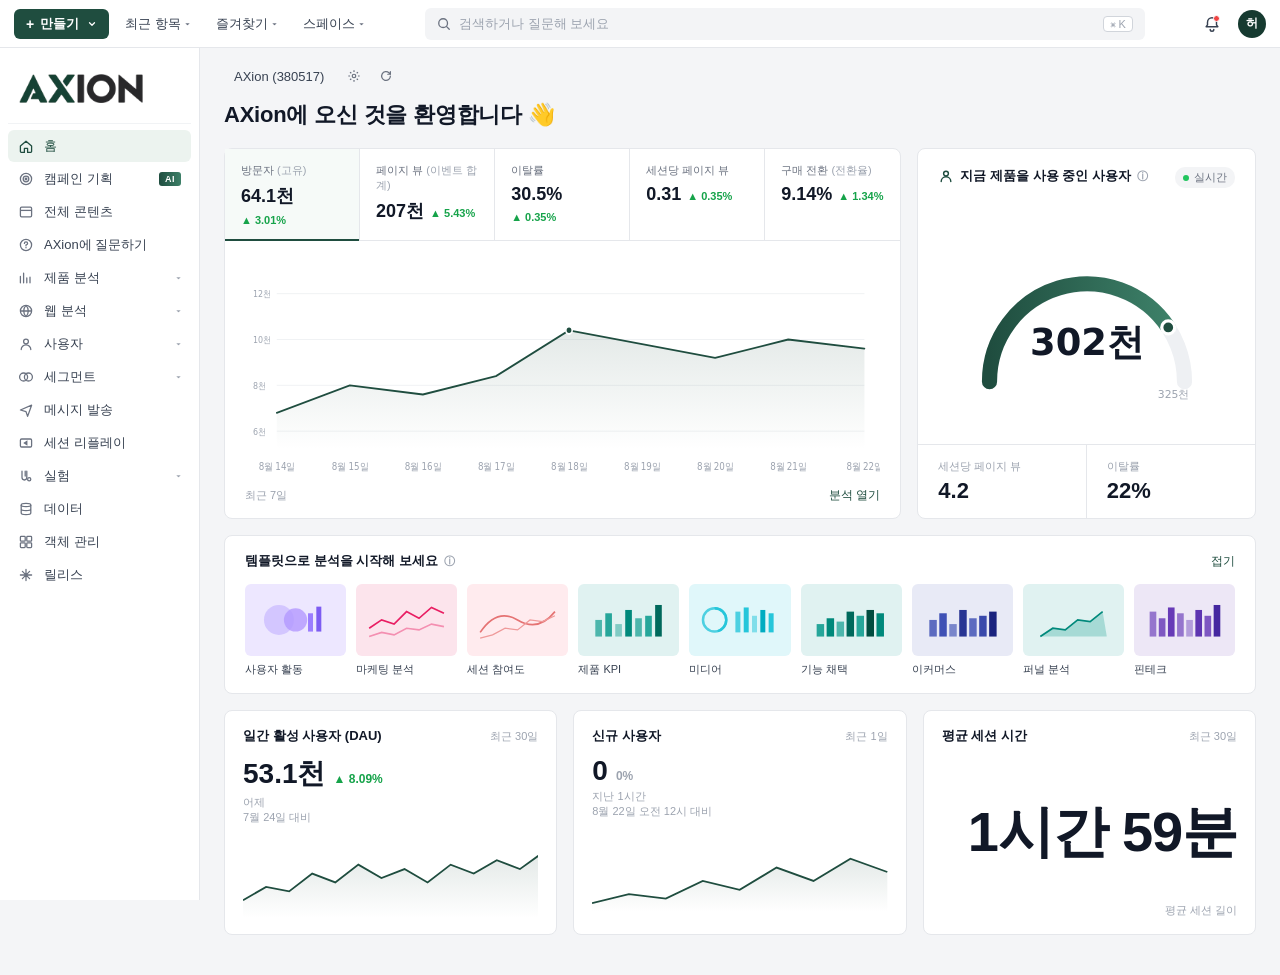
<file: index.html>
<!DOCTYPE html>
<html lang="ko">
<head>
<meta charset="UTF-8" />
<meta name="viewport" content="width=device-width, initial-scale=1.0" />
<title>AXion — 홈</title>
<link rel="stylesheet" href="styles.css" />
</head>
<body>
  <!-- ============ TOP HEADER ============ -->
  <header class="top-header">
    <div class="header-left">
      <button class="btn-create">
        <span class="plus">+</span> 만들기
        <svg class="caret" viewBox="0 0 12 12" width="10" height="10"><path d="M3 4.5l3 3 3-3" stroke="white" stroke-width="1.5" fill="none" stroke-linecap="round" stroke-linejoin="round"/></svg>
      </button>
      <button class="header-menu">최근 항목 <span class="caret-dark">▾</span></button>
      <button class="header-menu">즐겨찾기 <span class="caret-dark">▾</span></button>
      <button class="header-menu">스페이스 <span class="caret-dark">▾</span></button>
    </div>

    <div class="header-search">
      <svg class="search-icon" viewBox="0 0 16 16" width="14" height="14"><circle cx="7" cy="7" r="5" fill="none" stroke="#6b7280" stroke-width="1.5"/><path d="M11 11l3 3" stroke="#6b7280" stroke-width="1.5" stroke-linecap="round"/></svg>
      <input type="text" placeholder="검색하거나 질문해 보세요" />
      <span class="search-shortcut">⌘ K</span>
    </div>

    <div class="header-right">
      <button class="icon-btn">
        <svg viewBox="0 0 20 20" width="18" height="18" fill="none" stroke="#374151" stroke-width="1.6"><path d="M10 3a5 5 0 015 5v3l1.5 2H3.5L5 11V8a5 5 0 015-5z" stroke-linejoin="round"/><path d="M8 16a2 2 0 004 0" stroke-linecap="round"/></svg>
        <span class="badge-dot"></span>
      </button>
      <div class="avatar">허</div>
    </div>
  </header>

  <div class="app-shell">
    <!-- ============ SIDEBAR ============ -->
    <aside class="sidebar">
      <a href="#" class="brand" aria-label="AXion 홈">
        <img src="logo.png" alt="AXion" class="brand-img" />
      </a>
      <nav class="side-nav">
        <a href="index.html" class="nav-item active">
          <svg viewBox="0 0 20 20" width="16" height="16" fill="none" stroke="currentColor" stroke-width="1.6"><path d="M3 10l7-6 7 6v7a1 1 0 01-1 1h-4v-5H8v5H4a1 1 0 01-1-1v-7z" stroke-linejoin="round"/></svg>
          홈
        </a>
        <a href="campaign-planning.html" class="nav-item">
          <svg viewBox="0 0 20 20" width="16" height="16" fill="none" stroke="currentColor" stroke-width="1.6"><circle cx="10" cy="10" r="7"/><circle cx="10" cy="10" r="3.5"/><circle cx="10" cy="10" r="1" fill="currentColor"/></svg>
          캠페인 기획
          <span class="nav-badge">AI</span>
        </a>
        <a href="#" class="nav-item">
          <svg viewBox="0 0 20 20" width="16" height="16" fill="none" stroke="currentColor" stroke-width="1.6"><rect x="3" y="4" width="14" height="12" rx="1.5"/><path d="M3 8h14"/></svg>
          전체 콘텐츠
        </a>
        <a href="#" class="nav-item">
          <svg viewBox="0 0 20 20" width="16" height="16" fill="none" stroke="currentColor" stroke-width="1.6"><circle cx="10" cy="10" r="7"/><path d="M8 8a2 2 0 114 0c0 1-1 1.5-2 2v1m0 2v.5" stroke-linecap="round"/></svg>
          AXion에 질문하기
        </a>

        <a href="#" class="nav-item">
          <svg viewBox="0 0 20 20" width="16" height="16" fill="none" stroke="currentColor" stroke-width="1.6"><path d="M3 16V8m4 8V4m4 12v-6m4 6V9" stroke-linecap="round"/></svg>
          제품 분석
          <span class="chev">▾</span>
        </a>
        <a href="#" class="nav-item">
          <svg viewBox="0 0 20 20" width="16" height="16" fill="none" stroke="currentColor" stroke-width="1.6"><circle cx="10" cy="10" r="7"/><path d="M3 10h14M10 3a10 10 0 010 14M10 3a10 10 0 000 14"/></svg>
          웹 분석
          <span class="chev">▾</span>
        </a>
        <a href="#" class="nav-item">
          <svg viewBox="0 0 20 20" width="16" height="16" fill="none" stroke="currentColor" stroke-width="1.6"><circle cx="10" cy="7" r="3"/><path d="M4 17a6 6 0 0112 0" stroke-linecap="round"/></svg>
          사용자
          <span class="chev">▾</span>
        </a>
        <a href="segments.html" class="nav-item">
          <svg viewBox="0 0 20 20" width="16" height="16" fill="none" stroke="currentColor" stroke-width="1.6"><circle cx="7" cy="10" r="5"/><circle cx="13" cy="10" r="5"/></svg>
          세그먼트
          <span class="chev">▾</span>
        </a>
        <a href="messages.html" class="nav-item">
          <svg viewBox="0 0 20 20" width="16" height="16" fill="none" stroke="currentColor" stroke-width="1.6"><path d="M3 10l14-6-5 14-2-6-7-2z" stroke-linejoin="round"/></svg>
          메시지 발송
        </a>
        <a href="#" class="nav-item">
          <svg viewBox="0 0 20 20" width="16" height="16" fill="none" stroke="currentColor" stroke-width="1.6"><rect x="3" y="5" width="14" height="10" rx="1.5"/><path d="M8 10l3-2v4l-3-2z" fill="currentColor"/></svg>
          세션 리플레이
        </a>
        <a href="#" class="nav-item">
          <svg viewBox="0 0 20 20" width="16" height="16" fill="none" stroke="currentColor" stroke-width="1.6"><path d="M5 4v8a3 3 0 006 0V4M9 4v6" stroke-linecap="round"/><circle cx="14" cy="14" r="2"/></svg>
          실험
          <span class="chev">▾</span>
        </a>

        <a href="#" class="nav-item">
          <svg viewBox="0 0 20 20" width="16" height="16" fill="none" stroke="currentColor" stroke-width="1.6"><ellipse cx="10" cy="5" rx="6" ry="2"/><path d="M4 5v10c0 1.1 2.7 2 6 2s6-.9 6-2V5M4 10c0 1.1 2.7 2 6 2s6-.9 6-2"/></svg>
          데이터
        </a>
        <a href="#" class="nav-item">
          <svg viewBox="0 0 20 20" width="16" height="16" fill="none" stroke="currentColor" stroke-width="1.6"><rect x="3" y="3" width="6" height="6" rx="1"/><rect x="11" y="3" width="6" height="6" rx="1"/><rect x="3" y="11" width="6" height="6" rx="1"/><rect x="11" y="11" width="6" height="6" rx="1"/></svg>
          객체 관리
        </a>
        <a href="#" class="nav-item">
          <svg viewBox="0 0 20 20" width="16" height="16" fill="none" stroke="currentColor" stroke-width="1.6"><path d="M10 3v14M3 10h14M5.5 5.5l9 9M14.5 5.5l-9 9" stroke-linecap="round"/></svg>
          릴리스
        </a>
      </nav>
    </aside>

    <!-- ============ MAIN CONTENT ============ -->
    <main class="main">
      <div class="project-tab">
        <span class="tab-pill">AXion (380517)</span>
        <button class="tab-icon" title="설정">
          <svg viewBox="0 0 16 16" width="14" height="14" fill="none" stroke="#6b7280" stroke-width="1.4"><circle cx="8" cy="8" r="2"/><path d="M8 1.5v2M8 12.5v2M1.5 8h2M12.5 8h2M3.5 3.5l1.4 1.4M11.1 11.1l1.4 1.4M3.5 12.5l1.4-1.4M11.1 4.9l1.4-1.4"/></svg>
        </button>
        <button class="tab-icon" title="새로고침">
          <svg viewBox="0 0 16 16" width="14" height="14" fill="none" stroke="#6b7280" stroke-width="1.4"><path d="M13 8a5 5 0 11-1.5-3.5L13 6M13 3v3h-3" stroke-linecap="round" stroke-linejoin="round"/></svg>
        </button>
      </div>

      <h1 class="page-title">AXion에 오신 것을 환영합니다 <span class="wave">👋</span></h1>

      <!-- Top section: stats+chart card and gauge card -->
      <section class="top-grid">
        <!-- LEFT: Stat tiles + line chart -->
        <article class="card stat-chart-card">
          <div class="stat-tiles">
            <div class="stat-tile active">
              <div class="stat-label">방문자 <span class="muted-sm">(고유)</span></div>
              <div class="stat-value">64.1천 <span class="delta-up">▲ 3.01%</span></div>
            </div>
            <div class="stat-tile">
              <div class="stat-label">페이지 뷰 <span class="muted-sm">(이벤트 합계)</span></div>
              <div class="stat-value">207천 <span class="delta-up">▲ 5.43%</span></div>
            </div>
            <div class="stat-tile">
              <div class="stat-label">이탈률</div>
              <div class="stat-value">30.5% <span class="delta-up">▲ 0.35%</span></div>
            </div>
            <div class="stat-tile">
              <div class="stat-label">세션당 페이지 뷰</div>
              <div class="stat-value">0.31 <span class="delta-up">▲ 0.35%</span></div>
            </div>
            <div class="stat-tile">
              <div class="stat-label">구매 전환 <span class="muted-sm">(전환율)</span></div>
              <div class="stat-value">9.14% <span class="delta-up">▲ 1.34%</span></div>
            </div>
          </div>

          <div class="chart-wrap">
            <svg viewBox="0 0 800 240" preserveAspectRatio="none" class="line-chart">
              <!-- gridlines -->
              <g stroke="#eef0f3" stroke-width="1">
                <line x1="40" y1="40"  x2="780" y2="40" />
                <line x1="40" y1="90"  x2="780" y2="90" />
                <line x1="40" y1="140" x2="780" y2="140" />
                <line x1="40" y1="190" x2="780" y2="190" />
              </g>
              <!-- y axis labels -->
              <g fill="#9ca3af" font-size="10" font-family="Inter, system-ui, sans-serif">
                <text x="10" y="44">12천</text>
                <text x="10" y="94">10천</text>
                <text x="10" y="144">8천</text>
                <text x="10" y="194">6천</text>
              </g>
              <!-- area fill -->
              <path d="M40,170 L132,140 L224,150 L316,130 L408,80 L500,95 L592,110 L684,90 L780,100 L780,210 L40,210 Z"
                    fill="url(#areaGrad)" opacity="0.35"/>
              <!-- line -->
              <path d="M40,170 L132,140 L224,150 L316,130 L408,80 L500,95 L592,110 L684,90 L780,100"
                    fill="none" stroke="#1f4d3f" stroke-width="2" stroke-linecap="round" stroke-linejoin="round"/>
              <!-- dot -->
              <circle cx="408" cy="80" r="4" fill="#1f4d3f" stroke="white" stroke-width="2"/>
              <!-- x labels -->
              <g fill="#9ca3af" font-size="11" font-family="Inter, system-ui, sans-serif" text-anchor="middle">
                <text x="40"  y="232">8월 14일</text>
                <text x="132" y="232">8월 15일</text>
                <text x="224" y="232">8월 16일</text>
                <text x="316" y="232">8월 17일</text>
                <text x="408" y="232">8월 18일</text>
                <text x="500" y="232">8월 19일</text>
                <text x="592" y="232">8월 20일</text>
                <text x="684" y="232">8월 21일</text>
                <text x="780" y="232">8월 22일</text>
              </g>
              <defs>
                <linearGradient id="areaGrad" x1="0" y1="0" x2="0" y2="1">
                  <stop offset="0%" stop-color="#1f4d3f" stop-opacity="0.35"/>
                  <stop offset="100%" stop-color="#1f4d3f" stop-opacity="0"/>
                </linearGradient>
              </defs>
            </svg>
          </div>

          <div class="card-foot">
            <span class="muted-sm">최근 7일</span>
            <a href="#" class="link">분석 열기</a>
          </div>
        </article>

        <!-- RIGHT: Realtime users gauge -->
        <article class="card gauge-card">
          <div class="gauge-head">
            <h3 class="gauge-title">
              <svg viewBox="0 0 20 20" width="16" height="16" fill="none" stroke="#1f4d3f" stroke-width="1.8"><circle cx="10" cy="7" r="3"/><path d="M4 17a6 6 0 0112 0" stroke-linecap="round"/></svg>
              지금 제품을 사용 중인 사용자
              <span class="info">ⓘ</span>
            </h3>
            <div class="realtime-pill"><span class="pulse"></span> 실시간</div>
          </div>

          <div class="gauge-wrap">
            <svg viewBox="0 0 240 160" class="gauge">
              <defs>
                <linearGradient id="gaugeGrad" x1="0" y1="0" x2="1" y2="0">
                  <stop offset="0%" stop-color="#1f4d3f"/>
                  <stop offset="100%" stop-color="#3d8068"/>
                </linearGradient>
              </defs>
              <!-- background arc -->
              <path d="M30,140 A90,90 0 0 1 210,140" fill="none" stroke="#eef0f3" stroke-width="14" stroke-linecap="round"/>
              <!-- value arc (75%) -->
              <path d="M30,140 A90,90 0 0 1 195,90" fill="none" stroke="url(#gaugeGrad)" stroke-width="14" stroke-linecap="round"/>
              <!-- needle dot -->
              <circle cx="195" cy="90" r="6" fill="#1f4d3f" stroke="white" stroke-width="3"/>
              <!-- numbers -->
              <text x="120" y="115" text-anchor="middle" font-family="Inter, system-ui, sans-serif" font-size="34" font-weight="700" fill="#111827">302천</text>
              <text x="200" y="155" text-anchor="middle" font-family="Inter, system-ui, sans-serif" font-size="10" fill="#9ca3af">325천</text>
            </svg>
          </div>

          <div class="gauge-stats">
            <div class="gauge-stat">
              <div class="muted-sm">세션당 페이지 뷰</div>
              <div class="big-num">4.2</div>
            </div>
            <div class="gauge-stat">
              <div class="muted-sm">이탈률</div>
              <div class="big-num">22%</div>
            </div>
          </div>
        </article>
      </section>

      <!-- Templates row -->
      <section class="card templates-card">
        <div class="templates-head">
          <h2 class="section-title">템플릿으로 분석을 시작해 보세요 <span class="info">ⓘ</span></h2>
          <a href="#" class="link">접기</a>
        </div>
        <div class="templates-row">
          <div class="template" data-color="purple">
            <div class="thumb thumb-purple">
              <svg viewBox="0 0 100 60" width="100%"><circle cx="30" cy="30" r="18" fill="#c7b8ff" opacity="0.7"/><circle cx="50" cy="30" r="14" fill="#b399ff" opacity="0.8"/><rect x="65" y="22" width="6" height="22" fill="#9b7dff"/><rect x="75" y="14" width="6" height="30" fill="#7d5cf2"/></svg>
            </div>
            <div class="template-name">사용자 활동</div>
          </div>
          <div class="template">
            <div class="thumb thumb-pink">
              <svg viewBox="0 0 100 60" width="100%"><polyline points="5,40 20,30 35,35 50,20 65,28 80,15 95,22" fill="none" stroke="#e91e63" stroke-width="2"/><polyline points="5,50 20,45 35,48 50,40 65,42 80,35 95,38" fill="none" stroke="#f48fb1" stroke-width="2"/></svg>
            </div>
            <div class="template-name">마케팅 분석</div>
          </div>
          <div class="template">
            <div class="thumb thumb-pink-light">
              <svg viewBox="0 0 100 60" width="100%"><path d="M5,45 Q25,15 50,30 T95,20" fill="none" stroke="#e57373" stroke-width="2"/><path d="M5,52 L20,48 L35,40 L50,42 L65,30 L80,32 L95,25" fill="none" stroke="#ef9a9a" stroke-width="1.5"/></svg>
            </div>
            <div class="template-name">세션 참여도</div>
          </div>
          <div class="template">
            <div class="thumb thumb-teal">
              <svg viewBox="0 0 100 60" width="100%"><rect x="10" y="30" width="8" height="20" fill="#4db6ac"/><rect x="22" y="22" width="8" height="28" fill="#26a69a"/><rect x="34" y="35" width="8" height="15" fill="#80cbc4"/><rect x="46" y="18" width="8" height="32" fill="#00897b"/><rect x="58" y="28" width="8" height="22" fill="#4db6ac"/><rect x="70" y="25" width="8" height="25" fill="#26a69a"/><rect x="82" y="12" width="8" height="38" fill="#00695c"/></svg>
            </div>
            <div class="template-name">제품 KPI</div>
          </div>
          <div class="template">
            <div class="thumb thumb-mint">
              <svg viewBox="0 0 100 60" width="100%"><circle cx="20" cy="30" r="14" fill="none" stroke="#4dd0e1" stroke-width="3"/><circle cx="20" cy="30" r="14" fill="none" stroke="#26c6da" stroke-width="3" stroke-dasharray="40 100" transform="rotate(-90 20 30)"/><rect x="45" y="20" width="6" height="25" fill="#4dd0e1"/><rect x="55" y="15" width="6" height="30" fill="#26c6da"/><rect x="65" y="25" width="6" height="20" fill="#80deea"/><rect x="75" y="18" width="6" height="27" fill="#00acc1"/><rect x="85" y="22" width="6" height="23" fill="#26c6da"/></svg>
            </div>
            <div class="template-name">미디어</div>
          </div>
          <div class="template">
            <div class="thumb thumb-teal2">
              <svg viewBox="0 0 100 60" width="100%"><rect x="8" y="35" width="9" height="15" fill="#26a69a"/><rect x="20" y="28" width="9" height="22" fill="#00897b"/><rect x="32" y="32" width="9" height="18" fill="#4db6ac"/><rect x="44" y="20" width="9" height="30" fill="#00695c"/><rect x="56" y="25" width="9" height="25" fill="#26a69a"/><rect x="68" y="18" width="9" height="32" fill="#004d40"/><rect x="80" y="22" width="9" height="28" fill="#00897b"/></svg>
            </div>
            <div class="template-name">기능 채택</div>
          </div>
          <div class="template">
            <div class="thumb thumb-blue">
              <svg viewBox="0 0 100 60" width="100%"><rect x="10" y="30" width="9" height="20" fill="#5c6bc0"/><rect x="22" y="22" width="9" height="28" fill="#3f51b5"/><rect x="34" y="35" width="9" height="15" fill="#7986cb"/><rect x="46" y="18" width="9" height="32" fill="#283593"/><rect x="58" y="28" width="9" height="22" fill="#5c6bc0"/><rect x="70" y="25" width="9" height="25" fill="#3949ab"/><rect x="82" y="20" width="9" height="30" fill="#1a237e"/></svg>
            </div>
            <div class="template-name">이커머스</div>
          </div>
          <div class="template">
            <div class="thumb thumb-mint2">
              <svg viewBox="0 0 100 60" width="100%"><polygon points="10,50 25,40 40,42 55,30 70,32 85,20 90,50" fill="#80cbc4" opacity="0.6"/><polyline points="10,50 25,40 40,42 55,30 70,32 85,20" fill="none" stroke="#00897b" stroke-width="2"/></svg>
            </div>
            <div class="template-name">퍼널 분석</div>
          </div>
          <div class="template">
            <div class="thumb thumb-purple2">
              <svg viewBox="0 0 100 60" width="100%"><rect x="8" y="20" width="8" height="30" fill="#9575cd"/><rect x="19" y="28" width="8" height="22" fill="#7e57c2"/><rect x="30" y="15" width="8" height="35" fill="#673ab7"/><rect x="41" y="22" width="8" height="28" fill="#9575cd"/><rect x="52" y="30" width="8" height="20" fill="#b39ddb"/><rect x="63" y="18" width="8" height="32" fill="#5e35b1"/><rect x="74" y="25" width="8" height="25" fill="#7e57c2"/><rect x="85" y="12" width="8" height="38" fill="#4527a0"/></svg>
            </div>
            <div class="template-name">핀테크</div>
          </div>
        </div>
      </section>

      <!-- Bottom row: 3 cards -->
      <section class="bottom-grid">
        <article class="card metric-card">
          <div class="metric-head">
            <h3 class="metric-title">일간 활성 사용자 (DAU)</h3>
            <span class="muted-sm">최근 30일</span>
          </div>
          <div class="metric-num">53.1천 <span class="delta-up small">▲ 8.09%</span></div>
          <div class="muted-sm metric-sub">어제<br/>7월 24일 대비</div>
          <svg viewBox="0 0 320 90" preserveAspectRatio="none" class="mini-chart">
            <path d="M0,70 L25,55 L50,60 L75,40 L100,50 L125,30 L150,45 L175,35 L200,50 L225,30 L250,40 L275,25 L300,35 L320,20 L320,90 L0,90 Z" fill="url(#g1)" opacity="0.3"/>
            <path d="M0,70 L25,55 L50,60 L75,40 L100,50 L125,30 L150,45 L175,35 L200,50 L225,30 L250,40 L275,25 L300,35 L320,20" fill="none" stroke="#1f4d3f" stroke-width="2"/>
            <defs><linearGradient id="g1" x1="0" y1="0" x2="0" y2="1"><stop offset="0%" stop-color="#1f4d3f" stop-opacity="0.4"/><stop offset="100%" stop-color="#1f4d3f" stop-opacity="0"/></linearGradient></defs>
          </svg>
        </article>

        <article class="card metric-card">
          <div class="metric-head">
            <h3 class="metric-title">신규 사용자</h3>
            <span class="muted-sm">최근 1일</span>
          </div>
          <div class="metric-num">0 <span class="delta-flat small">0%</span></div>
          <div class="muted-sm metric-sub">지난 1시간<br/>8월 22일 오전 12시 대비</div>
          <svg viewBox="0 0 320 90" preserveAspectRatio="none" class="mini-chart">
            <path d="M0,80 L40,70 L80,75 L120,55 L160,65 L200,40 L240,55 L280,30 L320,45 L320,90 L0,90 Z" fill="url(#g2)" opacity="0.3"/>
            <path d="M0,80 L40,70 L80,75 L120,55 L160,65 L200,40 L240,55 L280,30 L320,45" fill="none" stroke="#1f4d3f" stroke-width="2"/>
            <defs><linearGradient id="g2" x1="0" y1="0" x2="0" y2="1"><stop offset="0%" stop-color="#1f4d3f" stop-opacity="0.4"/><stop offset="100%" stop-color="#1f4d3f" stop-opacity="0"/></linearGradient></defs>
          </svg>
        </article>

        <article class="card metric-card session-card">
          <div class="metric-head">
            <h3 class="metric-title">평균 세션 시간</h3>
            <span class="muted-sm">최근 30일</span>
          </div>
          <div class="session-num">1시간 59분</div>
          <div class="muted-sm session-sub">평균 세션 길이</div>
        </article>
      </section>
    </main>
  </div>
</body>
</html>
</file>
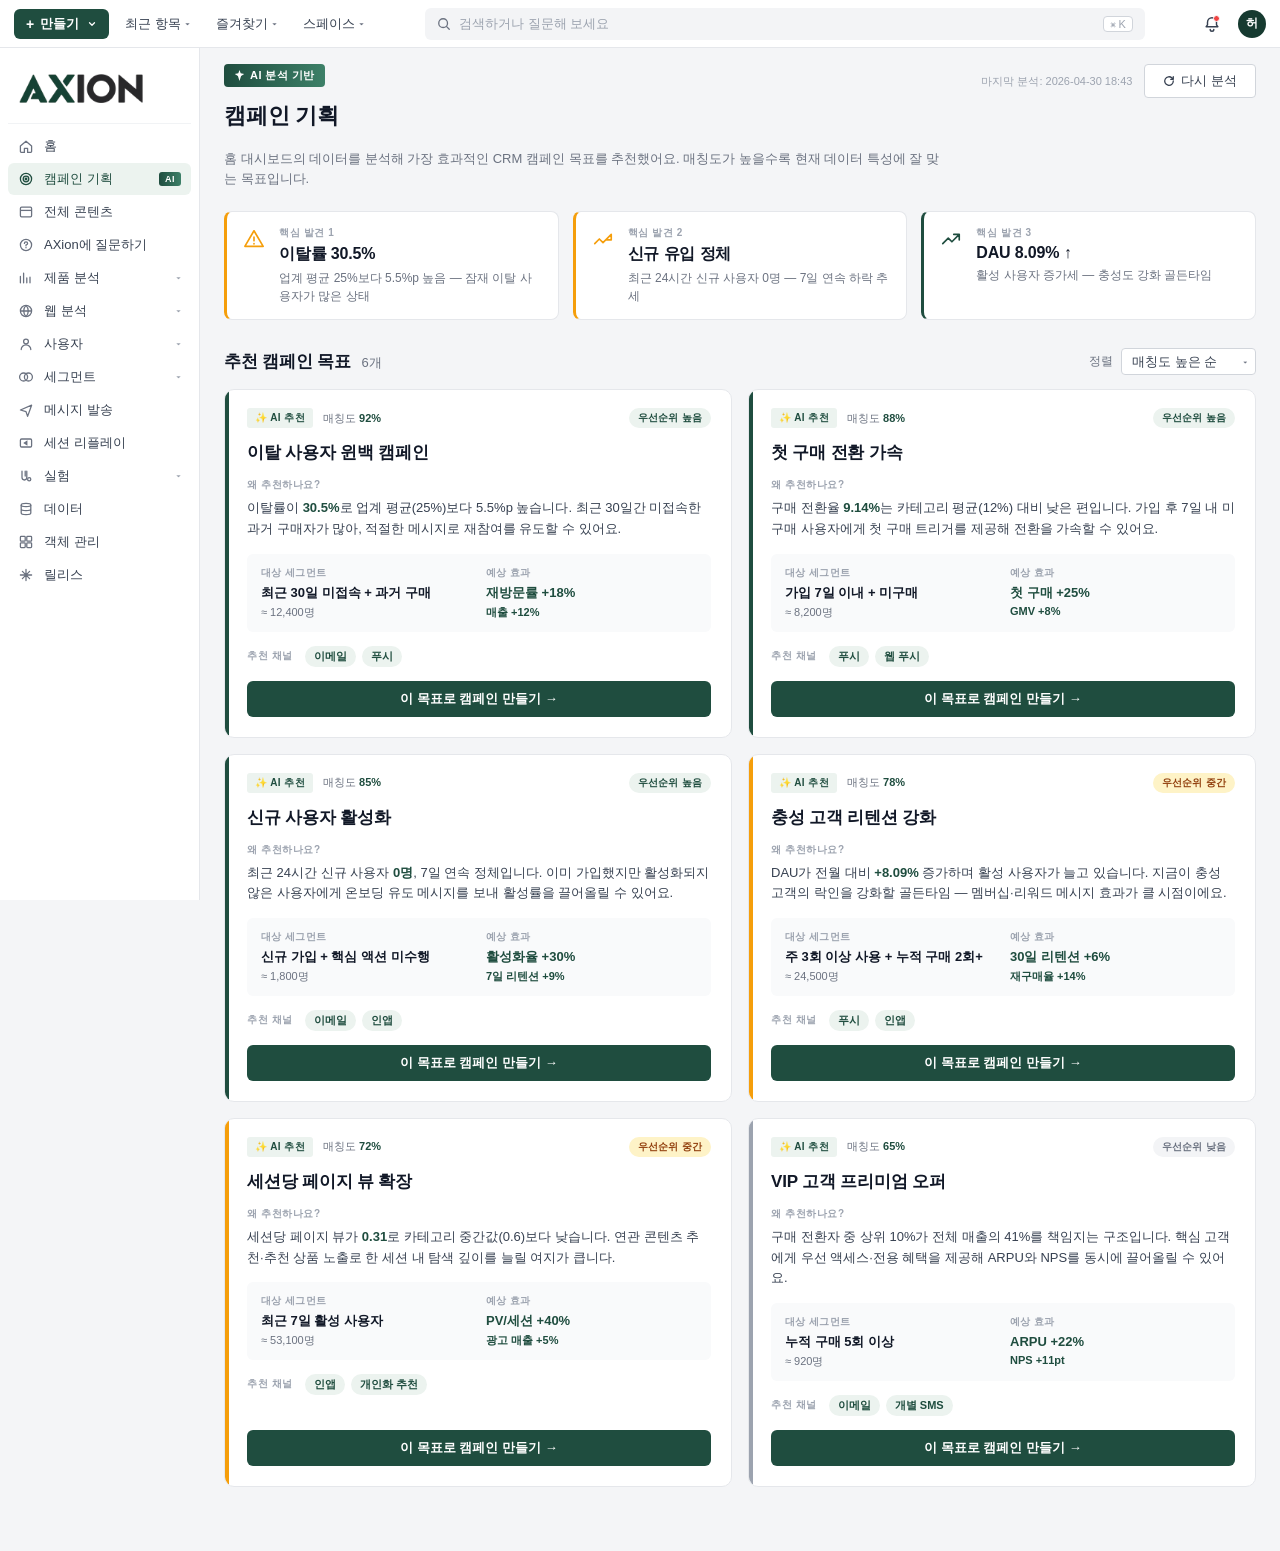
<file: campaign-planning.html>
<!DOCTYPE html>
<html lang="ko">
<head>
<meta charset="UTF-8" />
<meta name="viewport" content="width=device-width, initial-scale=1.0" />
<title>AXion — 캠페인 기획</title>
<link rel="stylesheet" href="styles.css" />
</head>
<body>
  <!-- ============ TOP HEADER ============ -->
  <header class="top-header">
    <div class="header-left">
      <button class="btn-create">
        <span class="plus">+</span> 만들기
        <svg class="caret" viewBox="0 0 12 12" width="10" height="10"><path d="M3 4.5l3 3 3-3" stroke="white" stroke-width="1.5" fill="none" stroke-linecap="round" stroke-linejoin="round"/></svg>
      </button>
      <button class="header-menu">최근 항목 <span class="caret-dark">▾</span></button>
      <button class="header-menu">즐겨찾기 <span class="caret-dark">▾</span></button>
      <button class="header-menu">스페이스 <span class="caret-dark">▾</span></button>
    </div>

    <div class="header-search">
      <svg class="search-icon" viewBox="0 0 16 16" width="14" height="14"><circle cx="7" cy="7" r="5" fill="none" stroke="#6b7280" stroke-width="1.5"/><path d="M11 11l3 3" stroke="#6b7280" stroke-width="1.5" stroke-linecap="round"/></svg>
      <input type="text" placeholder="검색하거나 질문해 보세요" />
      <span class="search-shortcut">⌘ K</span>
    </div>

    <div class="header-right">
      <button class="icon-btn">
        <svg viewBox="0 0 20 20" width="18" height="18" fill="none" stroke="#374151" stroke-width="1.6"><path d="M10 3a5 5 0 015 5v3l1.5 2H3.5L5 11V8a5 5 0 015-5z" stroke-linejoin="round"/><path d="M8 16a2 2 0 004 0" stroke-linecap="round"/></svg>
        <span class="badge-dot"></span>
      </button>
      <div class="avatar">허</div>
    </div>
  </header>

  <div class="app-shell">
    <!-- ============ SIDEBAR ============ -->
    <aside class="sidebar">
      <a href="index.html" class="brand" aria-label="AXion 홈">
        <img src="logo.png" alt="AXion" class="brand-img" />
      </a>
      <nav class="side-nav">
        <a href="index.html" class="nav-item">
          <svg viewBox="0 0 20 20" width="16" height="16" fill="none" stroke="currentColor" stroke-width="1.6"><path d="M3 10l7-6 7 6v7a1 1 0 01-1 1h-4v-5H8v5H4a1 1 0 01-1-1v-7z" stroke-linejoin="round"/></svg>
          홈
        </a>
        <a href="campaign-planning.html" class="nav-item active">
          <svg viewBox="0 0 20 20" width="16" height="16" fill="none" stroke="currentColor" stroke-width="1.6"><circle cx="10" cy="10" r="7"/><circle cx="10" cy="10" r="3.5"/><circle cx="10" cy="10" r="1" fill="currentColor"/></svg>
          캠페인 기획
          <span class="nav-badge">AI</span>
        </a>
        <a href="#" class="nav-item">
          <svg viewBox="0 0 20 20" width="16" height="16" fill="none" stroke="currentColor" stroke-width="1.6"><rect x="3" y="4" width="14" height="12" rx="1.5"/><path d="M3 8h14"/></svg>
          전체 콘텐츠
        </a>
        <a href="#" class="nav-item">
          <svg viewBox="0 0 20 20" width="16" height="16" fill="none" stroke="currentColor" stroke-width="1.6"><circle cx="10" cy="10" r="7"/><path d="M8 8a2 2 0 114 0c0 1-1 1.5-2 2v1m0 2v.5" stroke-linecap="round"/></svg>
          AXion에 질문하기
        </a>

        <a href="#" class="nav-item">
          <svg viewBox="0 0 20 20" width="16" height="16" fill="none" stroke="currentColor" stroke-width="1.6"><path d="M3 16V8m4 8V4m4 12v-6m4 6V9" stroke-linecap="round"/></svg>
          제품 분석
          <span class="chev">▾</span>
        </a>
        <a href="#" class="nav-item">
          <svg viewBox="0 0 20 20" width="16" height="16" fill="none" stroke="currentColor" stroke-width="1.6"><circle cx="10" cy="10" r="7"/><path d="M3 10h14M10 3a10 10 0 010 14M10 3a10 10 0 000 14"/></svg>
          웹 분석
          <span class="chev">▾</span>
        </a>
        <a href="#" class="nav-item">
          <svg viewBox="0 0 20 20" width="16" height="16" fill="none" stroke="currentColor" stroke-width="1.6"><circle cx="10" cy="7" r="3"/><path d="M4 17a6 6 0 0112 0" stroke-linecap="round"/></svg>
          사용자
          <span class="chev">▾</span>
        </a>
        <a href="segments.html" class="nav-item">
          <svg viewBox="0 0 20 20" width="16" height="16" fill="none" stroke="currentColor" stroke-width="1.6"><circle cx="7" cy="10" r="5"/><circle cx="13" cy="10" r="5"/></svg>
          세그먼트
          <span class="chev">▾</span>
        </a>
        <a href="messages.html" class="nav-item">
          <svg viewBox="0 0 20 20" width="16" height="16" fill="none" stroke="currentColor" stroke-width="1.6"><path d="M3 10l14-6-5 14-2-6-7-2z" stroke-linejoin="round"/></svg>
          메시지 발송
        </a>
        <a href="#" class="nav-item">
          <svg viewBox="0 0 20 20" width="16" height="16" fill="none" stroke="currentColor" stroke-width="1.6"><rect x="3" y="5" width="14" height="10" rx="1.5"/><path d="M8 10l3-2v4l-3-2z" fill="currentColor"/></svg>
          세션 리플레이
        </a>
        <a href="#" class="nav-item">
          <svg viewBox="0 0 20 20" width="16" height="16" fill="none" stroke="currentColor" stroke-width="1.6"><path d="M5 4v8a3 3 0 006 0V4M9 4v6" stroke-linecap="round"/><circle cx="14" cy="14" r="2"/></svg>
          실험
          <span class="chev">▾</span>
        </a>

        <a href="#" class="nav-item">
          <svg viewBox="0 0 20 20" width="16" height="16" fill="none" stroke="currentColor" stroke-width="1.6"><ellipse cx="10" cy="5" rx="6" ry="2"/><path d="M4 5v10c0 1.1 2.7 2 6 2s6-.9 6-2V5M4 10c0 1.1 2.7 2 6 2s6-.9 6-2"/></svg>
          데이터
        </a>
        <a href="#" class="nav-item">
          <svg viewBox="0 0 20 20" width="16" height="16" fill="none" stroke="currentColor" stroke-width="1.6"><rect x="3" y="3" width="6" height="6" rx="1"/><rect x="11" y="3" width="6" height="6" rx="1"/><rect x="3" y="11" width="6" height="6" rx="1"/><rect x="11" y="11" width="6" height="6" rx="1"/></svg>
          객체 관리
        </a>
        <a href="#" class="nav-item">
          <svg viewBox="0 0 20 20" width="16" height="16" fill="none" stroke="currentColor" stroke-width="1.6"><path d="M10 3v14M3 10h14M5.5 5.5l9 9M14.5 5.5l-9 9" stroke-linecap="round"/></svg>
          릴리스
        </a>
      </nav>
    </aside>

    <!-- ============ MAIN CONTENT ============ -->
    <main class="main">
      <!-- Page header -->
      <div class="cp-header">
        <div class="cp-header-text">
          <span class="ai-badge">
            <svg viewBox="0 0 14 14" width="11" height="11" fill="white"><path d="M7 0l1.5 4L13 5l-4 2.5L7 14l-2-6.5L1 5l4.5-1z"/></svg>
            AI 분석 기반
          </span>
          <h1 class="page-title">캠페인 기획</h1>
          <p class="page-subtitle">홈 대시보드의 데이터를 분석해 가장 효과적인 CRM 캠페인 목표를 추천했어요. 매칭도가 높을수록 현재 데이터 특성에 잘 맞는 목표입니다.</p>
        </div>
        <div class="cp-actions">
          <span class="cp-meta">마지막 분석: 2026-04-30 18:43</span>
          <button class="btn-secondary">
            <svg viewBox="0 0 14 14" width="12" height="12" fill="none" stroke="currentColor" stroke-width="1.5"><path d="M12 7a5 5 0 11-1.5-3.5L12 5M12 2v3h-3" stroke-linecap="round" stroke-linejoin="round"/></svg>
            다시 분석
          </button>
        </div>
      </div>

      <!-- Insights row -->
      <section class="insights-row">
        <article class="insight-card insight-warn">
          <div class="insight-icon">
            <svg viewBox="0 0 24 24" width="22" height="22" fill="none" stroke="#f59e0b" stroke-width="1.8"><path d="M12 3l10 17H2L12 3z" stroke-linejoin="round"/><path d="M12 10v4M12 17v.5" stroke-linecap="round"/></svg>
          </div>
          <div class="insight-body">
            <div class="insight-label">핵심 발견 1</div>
            <h3 class="insight-title">이탈률 30.5%</h3>
            <p class="insight-desc">업계 평균 25%보다 5.5%p 높음 — 잠재 이탈 사용자가 많은 상태</p>
          </div>
        </article>

        <article class="insight-card insight-warn">
          <div class="insight-icon">
            <svg viewBox="0 0 24 24" width="22" height="22" fill="none" stroke="#f59e0b" stroke-width="1.8"><path d="M3 17l5-5 4 4 9-9M21 7v6h-6" stroke-linecap="round" stroke-linejoin="round"/></svg>
          </div>
          <div class="insight-body">
            <div class="insight-label">핵심 발견 2</div>
            <h3 class="insight-title">신규 유입 정체</h3>
            <p class="insight-desc">최근 24시간 신규 사용자 0명 — 7일 연속 하락 추세</p>
          </div>
        </article>

        <article class="insight-card insight-good">
          <div class="insight-icon">
            <svg viewBox="0 0 24 24" width="22" height="22" fill="none" stroke="#1f4d3f" stroke-width="1.8"><path d="M3 17l6-6 4 4 8-8M15 7h6v6" stroke-linecap="round" stroke-linejoin="round"/></svg>
          </div>
          <div class="insight-body">
            <div class="insight-label">핵심 발견 3</div>
            <h3 class="insight-title">DAU 8.09% ↑</h3>
            <p class="insight-desc">활성 사용자 증가세 — 충성도 강화 골든타임</p>
          </div>
        </article>
      </section>

      <!-- Goals header -->
      <div class="goals-head">
        <h2 class="goals-section-title">추천 캠페인 목표 <span class="goal-count">6개</span></h2>
        <div class="goals-controls">
          <span class="sort-label">정렬</span>
          <div class="filter-select-wrap">
            <select class="filter-select">
              <option>매칭도 높은 순</option>
              <option>우선순위 높은 순</option>
              <option>예상 효과 큰 순</option>
            </select>
          </div>
        </div>
      </div>

      <!-- Goals grid -->
      <div class="goals-grid">
        <!-- Goal 1: 이탈 윈백 -->
        <article class="goal-card priority-high-card">
          <header class="goal-header">
            <div class="goal-meta">
              <span class="ai-pill">✨ AI 추천</span>
              <span class="match-score">매칭도 <strong>92%</strong></span>
            </div>
            <span class="priority-pill priority-high">우선순위 높음</span>
          </header>

          <h3 class="goal-title">이탈 사용자 윈백 캠페인</h3>

          <div class="goal-section">
            <div class="goal-section-label">왜 추천하나요?</div>
            <p class="goal-reason">
              이탈률이 <strong>30.5%</strong>로 업계 평균(25%)보다 5.5%p 높습니다.
              최근 30일간 미접속한 과거 구매자가 많아, 적절한 메시지로 재참여를 유도할 수 있어요.
            </p>
          </div>

          <div class="goal-grid-meta">
            <div class="goal-meta-item">
              <div class="goal-meta-label">대상 세그먼트</div>
              <div class="goal-meta-value">최근 30일 미접속 + 과거 구매</div>
              <div class="goal-meta-sub">≈ 12,400명</div>
            </div>
            <div class="goal-meta-item">
              <div class="goal-meta-label">예상 효과</div>
              <div class="goal-meta-value impact">재방문률 +18%</div>
              <div class="goal-meta-sub impact-sub">매출 +12%</div>
            </div>
          </div>

          <div class="goal-channels">
            <span class="goal-section-label inline">추천 채널</span>
            <div class="channel-chips">
              <span class="channel-chip">이메일</span>
              <span class="channel-chip">푸시</span>
            </div>
          </div>

          <a href="segments.html" class="btn-primary goal-cta">이 목표로 캠페인 만들기 →</a>
        </article>

        <!-- Goal 2: 첫 구매 전환 -->
        <article class="goal-card priority-high-card">
          <header class="goal-header">
            <div class="goal-meta">
              <span class="ai-pill">✨ AI 추천</span>
              <span class="match-score">매칭도 <strong>88%</strong></span>
            </div>
            <span class="priority-pill priority-high">우선순위 높음</span>
          </header>

          <h3 class="goal-title">첫 구매 전환 가속</h3>

          <div class="goal-section">
            <div class="goal-section-label">왜 추천하나요?</div>
            <p class="goal-reason">
              구매 전환율 <strong>9.14%</strong>는 카테고리 평균(12%) 대비 낮은 편입니다.
              가입 후 7일 내 미구매 사용자에게 첫 구매 트리거를 제공해 전환을 가속할 수 있어요.
            </p>
          </div>

          <div class="goal-grid-meta">
            <div class="goal-meta-item">
              <div class="goal-meta-label">대상 세그먼트</div>
              <div class="goal-meta-value">가입 7일 이내 + 미구매</div>
              <div class="goal-meta-sub">≈ 8,200명</div>
            </div>
            <div class="goal-meta-item">
              <div class="goal-meta-label">예상 효과</div>
              <div class="goal-meta-value impact">첫 구매 +25%</div>
              <div class="goal-meta-sub impact-sub">GMV +8%</div>
            </div>
          </div>

          <div class="goal-channels">
            <span class="goal-section-label inline">추천 채널</span>
            <div class="channel-chips">
              <span class="channel-chip">푸시</span>
              <span class="channel-chip">웹 푸시</span>
            </div>
          </div>

          <a href="segments.html" class="btn-primary goal-cta">이 목표로 캠페인 만들기 →</a>
        </article>

        <!-- Goal 3: 신규 활성화 -->
        <article class="goal-card priority-high-card">
          <header class="goal-header">
            <div class="goal-meta">
              <span class="ai-pill">✨ AI 추천</span>
              <span class="match-score">매칭도 <strong>85%</strong></span>
            </div>
            <span class="priority-pill priority-high">우선순위 높음</span>
          </header>

          <h3 class="goal-title">신규 사용자 활성화</h3>

          <div class="goal-section">
            <div class="goal-section-label">왜 추천하나요?</div>
            <p class="goal-reason">
              최근 24시간 신규 사용자 <strong>0명</strong>, 7일 연속 정체입니다.
              이미 가입했지만 활성화되지 않은 사용자에게 온보딩 유도 메시지를 보내 활성률을 끌어올릴 수 있어요.
            </p>
          </div>

          <div class="goal-grid-meta">
            <div class="goal-meta-item">
              <div class="goal-meta-label">대상 세그먼트</div>
              <div class="goal-meta-value">신규 가입 + 핵심 액션 미수행</div>
              <div class="goal-meta-sub">≈ 1,800명</div>
            </div>
            <div class="goal-meta-item">
              <div class="goal-meta-label">예상 효과</div>
              <div class="goal-meta-value impact">활성화율 +30%</div>
              <div class="goal-meta-sub impact-sub">7일 리텐션 +9%</div>
            </div>
          </div>

          <div class="goal-channels">
            <span class="goal-section-label inline">추천 채널</span>
            <div class="channel-chips">
              <span class="channel-chip">이메일</span>
              <span class="channel-chip">인앱</span>
            </div>
          </div>

          <a href="segments.html" class="btn-primary goal-cta">이 목표로 캠페인 만들기 →</a>
        </article>

        <!-- Goal 4: 충성 고객 리텐션 -->
        <article class="goal-card priority-mid-card">
          <header class="goal-header">
            <div class="goal-meta">
              <span class="ai-pill">✨ AI 추천</span>
              <span class="match-score">매칭도 <strong>78%</strong></span>
            </div>
            <span class="priority-pill priority-mid">우선순위 중간</span>
          </header>

          <h3 class="goal-title">충성 고객 리텐션 강화</h3>

          <div class="goal-section">
            <div class="goal-section-label">왜 추천하나요?</div>
            <p class="goal-reason">
              DAU가 전월 대비 <strong>+8.09%</strong> 증가하며 활성 사용자가 늘고 있습니다.
              지금이 충성 고객의 락인을 강화할 골든타임 — 멤버십·리워드 메시지 효과가 클 시점이에요.
            </p>
          </div>

          <div class="goal-grid-meta">
            <div class="goal-meta-item">
              <div class="goal-meta-label">대상 세그먼트</div>
              <div class="goal-meta-value">주 3회 이상 사용 + 누적 구매 2회+</div>
              <div class="goal-meta-sub">≈ 24,500명</div>
            </div>
            <div class="goal-meta-item">
              <div class="goal-meta-label">예상 효과</div>
              <div class="goal-meta-value impact">30일 리텐션 +6%</div>
              <div class="goal-meta-sub impact-sub">재구매율 +14%</div>
            </div>
          </div>

          <div class="goal-channels">
            <span class="goal-section-label inline">추천 채널</span>
            <div class="channel-chips">
              <span class="channel-chip">푸시</span>
              <span class="channel-chip">인앱</span>
            </div>
          </div>

          <a href="segments.html" class="btn-primary goal-cta">이 목표로 캠페인 만들기 →</a>
        </article>

        <!-- Goal 5: 세션 길이 -->
        <article class="goal-card priority-mid-card">
          <header class="goal-header">
            <div class="goal-meta">
              <span class="ai-pill">✨ AI 추천</span>
              <span class="match-score">매칭도 <strong>72%</strong></span>
            </div>
            <span class="priority-pill priority-mid">우선순위 중간</span>
          </header>

          <h3 class="goal-title">세션당 페이지 뷰 확장</h3>

          <div class="goal-section">
            <div class="goal-section-label">왜 추천하나요?</div>
            <p class="goal-reason">
              세션당 페이지 뷰가 <strong>0.31</strong>로 카테고리 중간값(0.6)보다 낮습니다.
              연관 콘텐츠 추천·추천 상품 노출로 한 세션 내 탐색 깊이를 늘릴 여지가 큽니다.
            </p>
          </div>

          <div class="goal-grid-meta">
            <div class="goal-meta-item">
              <div class="goal-meta-label">대상 세그먼트</div>
              <div class="goal-meta-value">최근 7일 활성 사용자</div>
              <div class="goal-meta-sub">≈ 53,100명</div>
            </div>
            <div class="goal-meta-item">
              <div class="goal-meta-label">예상 효과</div>
              <div class="goal-meta-value impact">PV/세션 +40%</div>
              <div class="goal-meta-sub impact-sub">광고 매출 +5%</div>
            </div>
          </div>

          <div class="goal-channels">
            <span class="goal-section-label inline">추천 채널</span>
            <div class="channel-chips">
              <span class="channel-chip">인앱</span>
              <span class="channel-chip">개인화 추천</span>
            </div>
          </div>

          <a href="segments.html" class="btn-primary goal-cta">이 목표로 캠페인 만들기 →</a>
        </article>

        <!-- Goal 6: VIP -->
        <article class="goal-card priority-low-card">
          <header class="goal-header">
            <div class="goal-meta">
              <span class="ai-pill">✨ AI 추천</span>
              <span class="match-score">매칭도 <strong>65%</strong></span>
            </div>
            <span class="priority-pill priority-low">우선순위 낮음</span>
          </header>

          <h3 class="goal-title">VIP 고객 프리미엄 오퍼</h3>

          <div class="goal-section">
            <div class="goal-section-label">왜 추천하나요?</div>
            <p class="goal-reason">
              구매 전환자 중 상위 10%가 전체 매출의 41%를 책임지는 구조입니다.
              핵심 고객에게 우선 액세스·전용 혜택을 제공해 ARPU와 NPS를 동시에 끌어올릴 수 있어요.
            </p>
          </div>

          <div class="goal-grid-meta">
            <div class="goal-meta-item">
              <div class="goal-meta-label">대상 세그먼트</div>
              <div class="goal-meta-value">누적 구매 5회 이상</div>
              <div class="goal-meta-sub">≈ 920명</div>
            </div>
            <div class="goal-meta-item">
              <div class="goal-meta-label">예상 효과</div>
              <div class="goal-meta-value impact">ARPU +22%</div>
              <div class="goal-meta-sub impact-sub">NPS +11pt</div>
            </div>
          </div>

          <div class="goal-channels">
            <span class="goal-section-label inline">추천 채널</span>
            <div class="channel-chips">
              <span class="channel-chip">이메일</span>
              <span class="channel-chip">개별 SMS</span>
            </div>
          </div>

          <a href="segments.html" class="btn-primary goal-cta">이 목표로 캠페인 만들기 →</a>
        </article>
      </div>
    </main>
  </div>
</body>
</html>
</file>
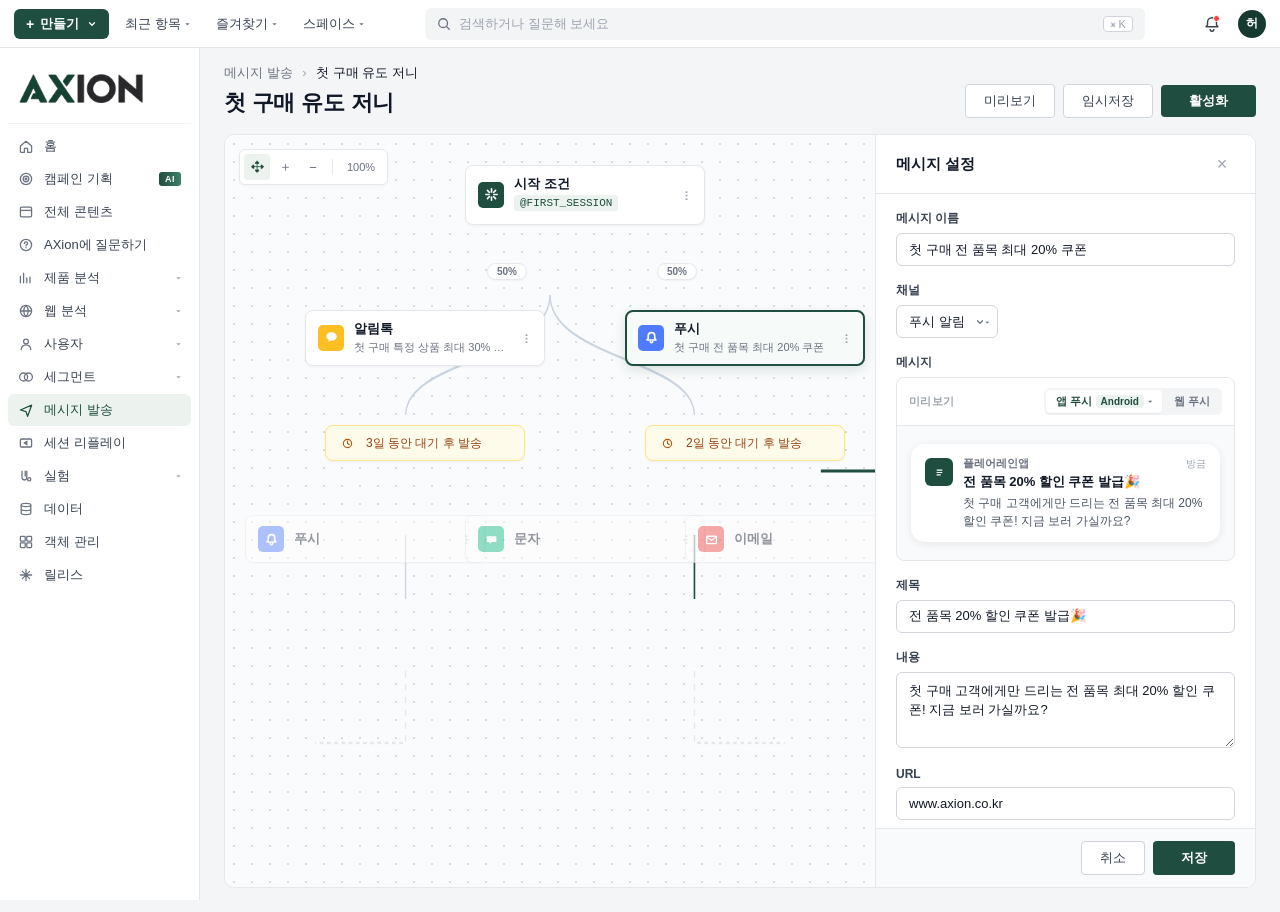
<file: messages.html>
<!DOCTYPE html>
<html lang="ko">
<head>
<meta charset="UTF-8" />
<meta name="viewport" content="width=device-width, initial-scale=1.0" />
<title>AXion — 메시지 발송</title>
<link rel="stylesheet" href="styles.css" />
</head>
<body>
  <!-- ============ TOP HEADER ============ -->
  <header class="top-header">
    <div class="header-left">
      <button class="btn-create">
        <span class="plus">+</span> 만들기
        <svg class="caret" viewBox="0 0 12 12" width="10" height="10"><path d="M3 4.5l3 3 3-3" stroke="white" stroke-width="1.5" fill="none" stroke-linecap="round" stroke-linejoin="round"/></svg>
      </button>
      <button class="header-menu">최근 항목 <span class="caret-dark">▾</span></button>
      <button class="header-menu">즐겨찾기 <span class="caret-dark">▾</span></button>
      <button class="header-menu">스페이스 <span class="caret-dark">▾</span></button>
    </div>

    <div class="header-search">
      <svg class="search-icon" viewBox="0 0 16 16" width="14" height="14"><circle cx="7" cy="7" r="5" fill="none" stroke="#6b7280" stroke-width="1.5"/><path d="M11 11l3 3" stroke="#6b7280" stroke-width="1.5" stroke-linecap="round"/></svg>
      <input type="text" placeholder="검색하거나 질문해 보세요" />
      <span class="search-shortcut">⌘ K</span>
    </div>

    <div class="header-right">
      <button class="icon-btn">
        <svg viewBox="0 0 20 20" width="18" height="18" fill="none" stroke="#374151" stroke-width="1.6"><path d="M10 3a5 5 0 015 5v3l1.5 2H3.5L5 11V8a5 5 0 015-5z" stroke-linejoin="round"/><path d="M8 16a2 2 0 004 0" stroke-linecap="round"/></svg>
        <span class="badge-dot"></span>
      </button>
      <div class="avatar">허</div>
    </div>
  </header>

  <div class="app-shell">
    <!-- ============ SIDEBAR ============ -->
    <aside class="sidebar">
      <a href="index.html" class="brand" aria-label="AXion 홈">
        <img src="logo.png" alt="AXion" class="brand-img" />
      </a>
      <nav class="side-nav">
        <a href="index.html" class="nav-item">
          <svg viewBox="0 0 20 20" width="16" height="16" fill="none" stroke="currentColor" stroke-width="1.6"><path d="M3 10l7-6 7 6v7a1 1 0 01-1 1h-4v-5H8v5H4a1 1 0 01-1-1v-7z" stroke-linejoin="round"/></svg>
          홈
        </a>
        <a href="campaign-planning.html" class="nav-item">
          <svg viewBox="0 0 20 20" width="16" height="16" fill="none" stroke="currentColor" stroke-width="1.6"><circle cx="10" cy="10" r="7"/><circle cx="10" cy="10" r="3.5"/><circle cx="10" cy="10" r="1" fill="currentColor"/></svg>
          캠페인 기획
          <span class="nav-badge">AI</span>
        </a>
        <a href="#" class="nav-item">
          <svg viewBox="0 0 20 20" width="16" height="16" fill="none" stroke="currentColor" stroke-width="1.6"><rect x="3" y="4" width="14" height="12" rx="1.5"/><path d="M3 8h14"/></svg>
          전체 콘텐츠
        </a>
        <a href="#" class="nav-item">
          <svg viewBox="0 0 20 20" width="16" height="16" fill="none" stroke="currentColor" stroke-width="1.6"><circle cx="10" cy="10" r="7"/><path d="M8 8a2 2 0 114 0c0 1-1 1.5-2 2v1m0 2v.5" stroke-linecap="round"/></svg>
          AXion에 질문하기
        </a>

        <a href="#" class="nav-item">
          <svg viewBox="0 0 20 20" width="16" height="16" fill="none" stroke="currentColor" stroke-width="1.6"><path d="M3 16V8m4 8V4m4 12v-6m4 6V9" stroke-linecap="round"/></svg>
          제품 분석
          <span class="chev">▾</span>
        </a>
        <a href="#" class="nav-item">
          <svg viewBox="0 0 20 20" width="16" height="16" fill="none" stroke="currentColor" stroke-width="1.6"><circle cx="10" cy="10" r="7"/><path d="M3 10h14M10 3a10 10 0 010 14M10 3a10 10 0 000 14"/></svg>
          웹 분석
          <span class="chev">▾</span>
        </a>
        <a href="#" class="nav-item">
          <svg viewBox="0 0 20 20" width="16" height="16" fill="none" stroke="currentColor" stroke-width="1.6"><circle cx="10" cy="7" r="3"/><path d="M4 17a6 6 0 0112 0" stroke-linecap="round"/></svg>
          사용자
          <span class="chev">▾</span>
        </a>
        <a href="segments.html" class="nav-item">
          <svg viewBox="0 0 20 20" width="16" height="16" fill="none" stroke="currentColor" stroke-width="1.6"><circle cx="7" cy="10" r="5"/><circle cx="13" cy="10" r="5"/></svg>
          세그먼트
          <span class="chev">▾</span>
        </a>
        <a href="messages.html" class="nav-item active">
          <svg viewBox="0 0 20 20" width="16" height="16" fill="none" stroke="currentColor" stroke-width="1.6"><path d="M3 10l14-6-5 14-2-6-7-2z" stroke-linejoin="round"/></svg>
          메시지 발송
        </a>
        <a href="#" class="nav-item">
          <svg viewBox="0 0 20 20" width="16" height="16" fill="none" stroke="currentColor" stroke-width="1.6"><rect x="3" y="5" width="14" height="10" rx="1.5"/><path d="M8 10l3-2v4l-3-2z" fill="currentColor"/></svg>
          세션 리플레이
        </a>
        <a href="#" class="nav-item">
          <svg viewBox="0 0 20 20" width="16" height="16" fill="none" stroke="currentColor" stroke-width="1.6"><path d="M5 4v8a3 3 0 006 0V4M9 4v6" stroke-linecap="round"/><circle cx="14" cy="14" r="2"/></svg>
          실험
          <span class="chev">▾</span>
        </a>

        <a href="#" class="nav-item">
          <svg viewBox="0 0 20 20" width="16" height="16" fill="none" stroke="currentColor" stroke-width="1.6"><ellipse cx="10" cy="5" rx="6" ry="2"/><path d="M4 5v10c0 1.1 2.7 2 6 2s6-.9 6-2V5M4 10c0 1.1 2.7 2 6 2s6-.9 6-2"/></svg>
          데이터
        </a>
        <a href="#" class="nav-item">
          <svg viewBox="0 0 20 20" width="16" height="16" fill="none" stroke="currentColor" stroke-width="1.6"><rect x="3" y="3" width="6" height="6" rx="1"/><rect x="11" y="3" width="6" height="6" rx="1"/><rect x="3" y="11" width="6" height="6" rx="1"/><rect x="11" y="11" width="6" height="6" rx="1"/></svg>
          객체 관리
        </a>
        <a href="#" class="nav-item">
          <svg viewBox="0 0 20 20" width="16" height="16" fill="none" stroke="currentColor" stroke-width="1.6"><path d="M10 3v14M3 10h14M5.5 5.5l9 9M14.5 5.5l-9 9" stroke-linecap="round"/></svg>
          릴리스
        </a>
      </nav>
    </aside>

    <!-- ============ MAIN CONTENT ============ -->
    <main class="main main-flex">
      <!-- Page header -->
      <div class="msg-page-head">
        <div>
          <div class="breadcrumb">
            <a href="#">메시지 발송</a> <span class="bc-sep">›</span> <span>첫 구매 유도 저니</span>
          </div>
          <h1 class="page-title msg-title">첫 구매 유도 저니</h1>
        </div>
        <div class="msg-actions">
          <button class="btn-secondary">미리보기</button>
          <button class="btn-secondary">임시저장</button>
          <button class="btn-primary">활성화</button>
        </div>
      </div>

      <!-- 2-pane: canvas + settings panel -->
      <div class="msg-workspace">
        <!-- LEFT: Journey canvas -->
        <section class="journey-wrap">
          <div class="journey-toolbar">
            <button class="tool-btn active" title="이동">✥</button>
            <button class="tool-btn" title="확대">＋</button>
            <button class="tool-btn" title="축소">−</button>
            <span class="tool-divider"></span>
            <span class="tool-zoom">100%</span>
          </div>

          <div class="journey-canvas">
            <!-- Connection lines (SVG layer underneath nodes) -->
            <svg class="journey-lines" viewBox="0 0 720 470" preserveAspectRatio="none">
              <!-- Start to left channel -->
              <path d="M 360 100 C 360 140, 200 140, 200 175" />
              <!-- Start to right channel -->
              <path d="M 360 100 C 360 140, 520 140, 520 175" />
              <!-- Left channel to wait -->
              <path d="M 200 250 L 200 290" />
              <!-- Right channel to wait (selected, accent color) -->
              <path d="M 520 250 L 520 290" class="line-selected" />
              <!-- Wait nodes to bottom row branches -->
              <path d="M 200 335 L 200 380 L 100 380" class="line-faded" />
              <path d="M 520 335 L 520 380 L 620 380" class="line-faded" />
              <path d="M 360 380 L 360 380" class="line-faded" />
              <!-- Right node to settings panel arrow -->
              <path d="M 660 210 L 720 210" class="line-selected" stroke-dasharray="0" />
            </svg>

            <!-- Start condition node -->
            <div class="j-node node-start" style="left:240px;top:30px">
              <div class="node-icon node-icon-start">
                <svg viewBox="0 0 16 16" width="13" height="13" fill="none" stroke="white" stroke-width="2"><path d="M8 1v4M8 11v4M1 8h4M11 8h4M3 3l2.5 2.5M10.5 10.5l2.5 2.5M3 13l2.5-2.5M10.5 5.5L13 3" stroke-linecap="round"/></svg>
              </div>
              <div class="node-body">
                <div class="node-row1">시작 조건</div>
                <div class="node-row2 mono">@FIRST_SESSION</div>
              </div>
              <button class="node-menu">⋮</button>
            </div>

            <!-- Branch percentages -->
            <div class="branch-pct" style="left:262px;top:128px">50%</div>
            <div class="branch-pct" style="left:432px;top:128px">50%</div>

            <!-- Level 1: KakaoTalk channel -->
            <div class="j-node node-channel" style="left:80px;top:175px">
              <div class="node-icon node-icon-kakao">
                <svg viewBox="0 0 16 16" width="13" height="13" fill="white"><path d="M8 1.5C4.4 1.5 1.5 3.8 1.5 6.6c0 1.8 1.2 3.4 3 4.3l-.7 2.6 3-1.6c.4 0 .7.1 1.2.1 3.6 0 6.5-2.3 6.5-5.1S11.6 1.5 8 1.5z"/></svg>
              </div>
              <div class="node-body">
                <div class="node-row1">알림톡</div>
                <div class="node-row2">첫 구매 특정 상품 최대 30% 쿠폰</div>
              </div>
              <button class="node-menu">⋮</button>
            </div>

            <!-- Level 1: Push channel (SELECTED) -->
            <div class="j-node node-channel selected" style="left:400px;top:175px">
              <div class="node-icon node-icon-push">
                <svg viewBox="0 0 16 16" width="13" height="13" fill="none" stroke="white" stroke-width="2"><path d="M8 2a4 4 0 014 4v3l1.5 2h-11L4 9V6a4 4 0 014-4z" stroke-linejoin="round"/><path d="M6.5 13a1.5 1.5 0 003 0" stroke-linecap="round"/></svg>
              </div>
              <div class="node-body">
                <div class="node-row1">푸시</div>
                <div class="node-row2">첫 구매 전 품목 최대 20% 쿠폰</div>
              </div>
              <button class="node-menu">⋮</button>
            </div>

            <!-- Level 2: Wait nodes -->
            <div class="j-node node-wait" style="left:100px;top:290px">
              <div class="node-icon-small node-icon-wait">
                <svg viewBox="0 0 16 16" width="11" height="11" fill="none" stroke="#b45309" stroke-width="1.6"><circle cx="8" cy="8" r="6"/><path d="M8 4.5V8l2.5 1.5" stroke-linecap="round"/></svg>
              </div>
              <span>3일 동안 대기 후 발송</span>
            </div>
            <div class="j-node node-wait" style="left:420px;top:290px">
              <div class="node-icon-small node-icon-wait">
                <svg viewBox="0 0 16 16" width="11" height="11" fill="none" stroke="#b45309" stroke-width="1.6"><circle cx="8" cy="8" r="6"/><path d="M8 4.5V8l2.5 1.5" stroke-linecap="round"/></svg>
              </div>
              <span>2일 동안 대기 후 발송</span>
            </div>

            <!-- Bottom row: faded channel options -->
            <div class="j-node node-channel faded" style="left:20px;top:380px">
              <div class="node-icon node-icon-push">
                <svg viewBox="0 0 16 16" width="13" height="13" fill="none" stroke="white" stroke-width="2"><path d="M8 2a4 4 0 014 4v3l1.5 2h-11L4 9V6a4 4 0 014-4z" stroke-linejoin="round"/><path d="M6.5 13a1.5 1.5 0 003 0" stroke-linecap="round"/></svg>
              </div>
              <div class="node-body">
                <div class="node-row1">푸시</div>
              </div>
              <button class="node-menu">⋮</button>
            </div>
            <div class="j-node node-channel faded" style="left:240px;top:380px">
              <div class="node-icon node-icon-sms">
                <svg viewBox="0 0 16 16" width="13" height="13" fill="white"><path d="M2 4h12v7H8.5l-3 2.5V11H2V4z"/></svg>
              </div>
              <div class="node-body">
                <div class="node-row1">문자</div>
              </div>
              <button class="node-menu">⋮</button>
            </div>
            <div class="j-node node-channel faded" style="left:460px;top:380px">
              <div class="node-icon node-icon-email">
                <svg viewBox="0 0 16 16" width="13" height="13" fill="none" stroke="white" stroke-width="1.6"><rect x="2" y="4" width="12" height="9" rx="1"/><path d="M2 5l6 4 6-4"/></svg>
              </div>
              <div class="node-body">
                <div class="node-row1">이메일</div>
              </div>
              <button class="node-menu">⋮</button>
            </div>
          </div>
        </section>

        <!-- RIGHT: Message settings panel -->
        <aside class="msg-settings">
          <div class="settings-head">
            <h2 class="settings-title">메시지 설정</h2>
            <button class="settings-close" aria-label="닫기">×</button>
          </div>

          <div class="settings-body">
            <div class="form-field">
              <label class="field-label">메시지 이름</label>
              <input type="text" class="field-input" value="첫 구매 전 품목 최대 20% 쿠폰" />
            </div>

            <div class="form-field">
              <label class="field-label">채널</label>
              <div class="filter-select-wrap">
                <select class="field-input field-select">
                  <option>푸시 알림</option>
                  <option>알림톡</option>
                  <option>이메일</option>
                  <option>문자</option>
                </select>
              </div>
            </div>

            <div class="form-field">
              <label class="field-label">메시지</label>
              <div class="message-card">
                <div class="msg-card-head">
                  <span class="preview-label">미리보기</span>
                  <div class="platform-tabs">
                    <button class="platform-tab active">
                      앱 푸시
                      <span class="tab-os-pill">Android</span>
                      <span class="tab-os-caret">▾</span>
                    </button>
                    <button class="platform-tab">웹 푸시</button>
                  </div>
                </div>
                <div class="phone-mock">
                  <div class="phone-notif">
                    <div class="phone-notif-icon">
                      <svg viewBox="0 0 16 16" width="13" height="13" fill="white"><rect width="16" height="16" rx="3" fill="#1f4d3f"/><path d="M5 5h6M5 8h6M5 11h4" stroke="white" stroke-width="1.4" stroke-linecap="round"/></svg>
                    </div>
                    <div class="phone-notif-body">
                      <div class="phone-notif-meta">
                        <span class="phone-notif-app">플레어레인앱</span>
                        <span class="phone-notif-time">방금</span>
                      </div>
                      <div class="phone-notif-title">전 품목 20% 할인 쿠폰 발급🎉</div>
                      <div class="phone-notif-desc">첫 구매 고객에게만 드리는 전 품목 최대 20% 할인 쿠폰! 지금 보러 가실까요?</div>
                    </div>
                  </div>
                </div>
              </div>
            </div>

            <div class="form-field">
              <label class="field-label">제목</label>
              <input type="text" class="field-input" value="전 품목 20% 할인 쿠폰 발급🎉" />
            </div>

            <div class="form-field">
              <label class="field-label">내용</label>
              <textarea class="field-input field-textarea" rows="3">첫 구매 고객에게만 드리는 전 품목 최대 20% 할인 쿠폰! 지금 보러 가실까요?</textarea>
            </div>

            <div class="form-field">
              <label class="field-label">URL</label>
              <input type="text" class="field-input" value="www.axion.co.kr" />
            </div>
          </div>

          <div class="settings-footer">
            <button class="btn-secondary">취소</button>
            <button class="btn-primary">저장</button>
          </div>
        </aside>
      </div>
    </main>
  </div>
</body>
</html>
</file>
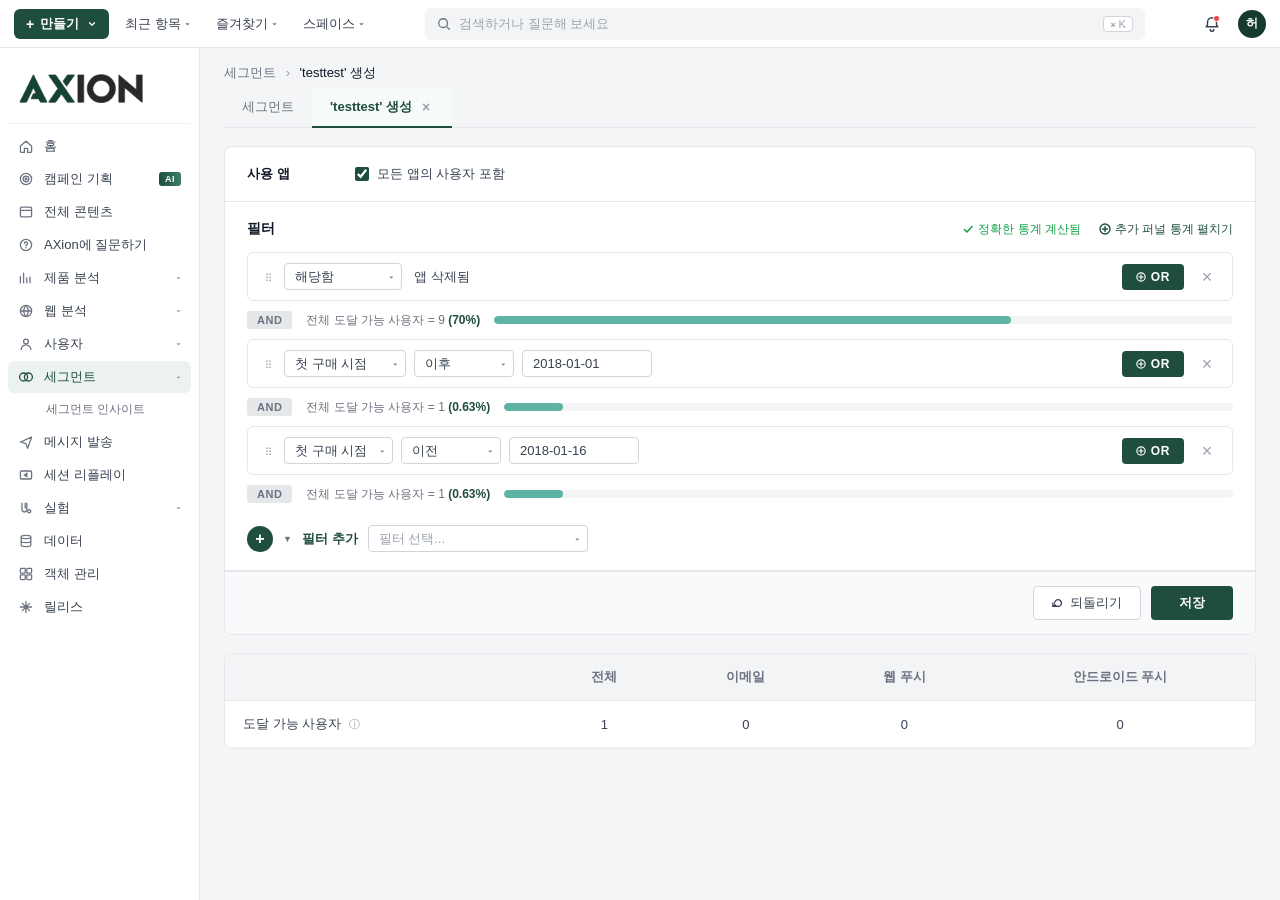
<file: segments.html>
<!DOCTYPE html>
<html lang="ko">
<head>
<meta charset="UTF-8" />
<meta name="viewport" content="width=device-width, initial-scale=1.0" />
<title>AXion — 세그먼트 생성</title>
<link rel="stylesheet" href="styles.css" />
</head>
<body>
  <!-- ============ TOP HEADER ============ -->
  <header class="top-header">
    <div class="header-left">
      <button class="btn-create">
        <span class="plus">+</span> 만들기
        <svg class="caret" viewBox="0 0 12 12" width="10" height="10"><path d="M3 4.5l3 3 3-3" stroke="white" stroke-width="1.5" fill="none" stroke-linecap="round" stroke-linejoin="round"/></svg>
      </button>
      <button class="header-menu">최근 항목 <span class="caret-dark">▾</span></button>
      <button class="header-menu">즐겨찾기 <span class="caret-dark">▾</span></button>
      <button class="header-menu">스페이스 <span class="caret-dark">▾</span></button>
    </div>

    <div class="header-search">
      <svg class="search-icon" viewBox="0 0 16 16" width="14" height="14"><circle cx="7" cy="7" r="5" fill="none" stroke="#6b7280" stroke-width="1.5"/><path d="M11 11l3 3" stroke="#6b7280" stroke-width="1.5" stroke-linecap="round"/></svg>
      <input type="text" placeholder="검색하거나 질문해 보세요" />
      <span class="search-shortcut">⌘ K</span>
    </div>

    <div class="header-right">
      <button class="icon-btn">
        <svg viewBox="0 0 20 20" width="18" height="18" fill="none" stroke="#374151" stroke-width="1.6"><path d="M10 3a5 5 0 015 5v3l1.5 2H3.5L5 11V8a5 5 0 015-5z" stroke-linejoin="round"/><path d="M8 16a2 2 0 004 0" stroke-linecap="round"/></svg>
        <span class="badge-dot"></span>
      </button>
      <div class="avatar">허</div>
    </div>
  </header>

  <div class="app-shell">
    <!-- ============ SIDEBAR ============ -->
    <aside class="sidebar">
      <a href="index.html" class="brand" aria-label="AXion 홈">
        <img src="logo.png" alt="AXion" class="brand-img" />
      </a>
      <nav class="side-nav">
        <a href="index.html" class="nav-item">
          <svg viewBox="0 0 20 20" width="16" height="16" fill="none" stroke="currentColor" stroke-width="1.6"><path d="M3 10l7-6 7 6v7a1 1 0 01-1 1h-4v-5H8v5H4a1 1 0 01-1-1v-7z" stroke-linejoin="round"/></svg>
          홈
        </a>
        <a href="campaign-planning.html" class="nav-item">
          <svg viewBox="0 0 20 20" width="16" height="16" fill="none" stroke="currentColor" stroke-width="1.6"><circle cx="10" cy="10" r="7"/><circle cx="10" cy="10" r="3.5"/><circle cx="10" cy="10" r="1" fill="currentColor"/></svg>
          캠페인 기획
          <span class="nav-badge">AI</span>
        </a>
        <a href="#" class="nav-item">
          <svg viewBox="0 0 20 20" width="16" height="16" fill="none" stroke="currentColor" stroke-width="1.6"><rect x="3" y="4" width="14" height="12" rx="1.5"/><path d="M3 8h14"/></svg>
          전체 콘텐츠
        </a>
        <a href="#" class="nav-item">
          <svg viewBox="0 0 20 20" width="16" height="16" fill="none" stroke="currentColor" stroke-width="1.6"><circle cx="10" cy="10" r="7"/><path d="M8 8a2 2 0 114 0c0 1-1 1.5-2 2v1m0 2v.5" stroke-linecap="round"/></svg>
          AXion에 질문하기
        </a>

        <a href="#" class="nav-item">
          <svg viewBox="0 0 20 20" width="16" height="16" fill="none" stroke="currentColor" stroke-width="1.6"><path d="M3 16V8m4 8V4m4 12v-6m4 6V9" stroke-linecap="round"/></svg>
          제품 분석
          <span class="chev">▾</span>
        </a>
        <a href="#" class="nav-item">
          <svg viewBox="0 0 20 20" width="16" height="16" fill="none" stroke="currentColor" stroke-width="1.6"><circle cx="10" cy="10" r="7"/><path d="M3 10h14M10 3a10 10 0 010 14M10 3a10 10 0 000 14"/></svg>
          웹 분석
          <span class="chev">▾</span>
        </a>
        <a href="#" class="nav-item">
          <svg viewBox="0 0 20 20" width="16" height="16" fill="none" stroke="currentColor" stroke-width="1.6"><circle cx="10" cy="7" r="3"/><path d="M4 17a6 6 0 0112 0" stroke-linecap="round"/></svg>
          사용자
          <span class="chev">▾</span>
        </a>
        <a href="segments.html" class="nav-item active">
          <svg viewBox="0 0 20 20" width="16" height="16" fill="none" stroke="currentColor" stroke-width="1.6"><circle cx="7" cy="10" r="5"/><circle cx="13" cy="10" r="5"/></svg>
          세그먼트
          <span class="chev">▴</span>
        </a>
        <a href="#" class="nav-item nav-sub">
          세그먼트 인사이트
        </a>
        <a href="messages.html" class="nav-item">
          <svg viewBox="0 0 20 20" width="16" height="16" fill="none" stroke="currentColor" stroke-width="1.6"><path d="M3 10l14-6-5 14-2-6-7-2z" stroke-linejoin="round"/></svg>
          메시지 발송
        </a>
        <a href="#" class="nav-item">
          <svg viewBox="0 0 20 20" width="16" height="16" fill="none" stroke="currentColor" stroke-width="1.6"><rect x="3" y="5" width="14" height="10" rx="1.5"/><path d="M8 10l3-2v4l-3-2z" fill="currentColor"/></svg>
          세션 리플레이
        </a>
        <a href="#" class="nav-item">
          <svg viewBox="0 0 20 20" width="16" height="16" fill="none" stroke="currentColor" stroke-width="1.6"><path d="M5 4v8a3 3 0 006 0V4M9 4v6" stroke-linecap="round"/><circle cx="14" cy="14" r="2"/></svg>
          실험
          <span class="chev">▾</span>
        </a>

        <a href="#" class="nav-item">
          <svg viewBox="0 0 20 20" width="16" height="16" fill="none" stroke="currentColor" stroke-width="1.6"><ellipse cx="10" cy="5" rx="6" ry="2"/><path d="M4 5v10c0 1.1 2.7 2 6 2s6-.9 6-2V5M4 10c0 1.1 2.7 2 6 2s6-.9 6-2"/></svg>
          데이터
        </a>
        <a href="#" class="nav-item">
          <svg viewBox="0 0 20 20" width="16" height="16" fill="none" stroke="currentColor" stroke-width="1.6"><rect x="3" y="3" width="6" height="6" rx="1"/><rect x="11" y="3" width="6" height="6" rx="1"/><rect x="3" y="11" width="6" height="6" rx="1"/><rect x="11" y="11" width="6" height="6" rx="1"/></svg>
          객체 관리
        </a>
        <a href="#" class="nav-item">
          <svg viewBox="0 0 20 20" width="16" height="16" fill="none" stroke="currentColor" stroke-width="1.6"><path d="M10 3v14M3 10h14M5.5 5.5l9 9M14.5 5.5l-9 9" stroke-linecap="round"/></svg>
          릴리스
        </a>
      </nav>
    </aside>

    <!-- ============ MAIN CONTENT ============ -->
    <main class="main">
      <!-- Breadcrumb -->
      <div class="breadcrumb">
        <a href="#">세그먼트</a> <span class="bc-sep">›</span> <span>'testtest' 생성</span>
      </div>

      <!-- Tab strip -->
      <div class="tab-strip">
        <a href="#" class="tab">세그먼트</a>
        <a href="#" class="tab tab-active">
          'testtest' 생성
          <span class="tab-close" title="닫기">×</span>
        </a>
      </div>

      <!-- Segment builder card -->
      <article class="card segment-panel">
        <!-- Apps Used -->
        <div class="form-section">
          <div class="form-row">
            <label class="form-label-inline">사용 앱</label>
            <label class="check-line">
              <input type="checkbox" checked />
              <span>모든 앱의 사용자 포함</span>
            </label>
          </div>
        </div>

        <!-- Filters -->
        <div class="form-section">
          <div class="filters-head">
            <h3 class="form-label">필터</h3>
            <div class="filters-meta">
              <span class="meta-check">
                <svg viewBox="0 0 12 12" width="12" height="12"><path d="M2.5 6.5l2.5 2.5 5-5.5" fill="none" stroke="#16a34a" stroke-width="1.6" stroke-linecap="round" stroke-linejoin="round"/></svg>
                정확한 통계 계산됨
              </span>
              <a href="#" class="meta-link">
                <svg viewBox="0 0 12 12" width="12" height="12"><circle cx="6" cy="6" r="5" fill="none" stroke="currentColor" stroke-width="1.4"/><path d="M6 3.5v5M3.5 6h5" stroke="currentColor" stroke-width="1.4" stroke-linecap="round"/></svg>
                추가 퍼널 통계 펼치기
              </a>
            </div>
          </div>

          <!-- Filter row 1 -->
          <div class="filter-row">
            <div class="drag-handle" title="드래그">⋮⋮</div>
            <div class="filter-fields">
              <div class="filter-select-wrap">
                <select class="filter-select"><option>해당함</option><option>해당하지 않음</option></select>
              </div>
              <span class="filter-text">앱 삭제됨</span>
            </div>
            <button class="btn-or">
              <svg viewBox="0 0 12 12" width="10" height="10"><circle cx="6" cy="6" r="5" fill="none" stroke="white" stroke-width="1.4"/><path d="M6 3.5v5M3.5 6h5" stroke="white" stroke-width="1.4" stroke-linecap="round"/></svg>
              OR
            </button>
            <button class="btn-x" title="삭제">×</button>
          </div>

          <div class="filter-connector">
            <span class="and-pill">AND</span>
            <span class="reach-text">전체 도달 가능 사용자 = 9 <span class="reach-pct">(70%)</span></span>
            <div class="reach-bar"><div class="reach-fill" style="width:70%"></div></div>
          </div>

          <!-- Filter row 2 -->
          <div class="filter-row">
            <div class="drag-handle">⋮⋮</div>
            <div class="filter-fields">
              <div class="filter-select-wrap">
                <select class="filter-select"><option>첫 구매 시점</option><option>최근 구매 시점</option></select>
              </div>
              <div class="filter-select-wrap">
                <select class="filter-select"><option>이후</option><option>이전</option></select>
              </div>
              <input type="text" class="filter-date" value="2018-01-01" />
            </div>
            <button class="btn-or">
              <svg viewBox="0 0 12 12" width="10" height="10"><circle cx="6" cy="6" r="5" fill="none" stroke="white" stroke-width="1.4"/><path d="M6 3.5v5M3.5 6h5" stroke="white" stroke-width="1.4" stroke-linecap="round"/></svg>
              OR
            </button>
            <button class="btn-x">×</button>
          </div>

          <div class="filter-connector">
            <span class="and-pill">AND</span>
            <span class="reach-text">전체 도달 가능 사용자 = 1 <span class="reach-pct">(0.63%)</span></span>
            <div class="reach-bar"><div class="reach-fill" style="width:8%"></div></div>
          </div>

          <!-- Filter row 3 -->
          <div class="filter-row">
            <div class="drag-handle">⋮⋮</div>
            <div class="filter-fields">
              <div class="filter-select-wrap">
                <select class="filter-select"><option>첫 구매 시점</option></select>
              </div>
              <div class="filter-select-wrap">
                <select class="filter-select"><option>이전</option><option>이후</option></select>
              </div>
              <input type="text" class="filter-date" value="2018-01-16" />
            </div>
            <button class="btn-or">
              <svg viewBox="0 0 12 12" width="10" height="10"><circle cx="6" cy="6" r="5" fill="none" stroke="white" stroke-width="1.4"/><path d="M6 3.5v5M3.5 6h5" stroke="white" stroke-width="1.4" stroke-linecap="round"/></svg>
              OR
            </button>
            <button class="btn-x">×</button>
          </div>

          <div class="filter-connector">
            <span class="and-pill">AND</span>
            <span class="reach-text">전체 도달 가능 사용자 = 1 <span class="reach-pct">(0.63%)</span></span>
            <div class="reach-bar"><div class="reach-fill" style="width:8%"></div></div>
          </div>

          <!-- Add filter row -->
          <div class="add-filter-row">
            <button class="btn-add" title="필터 추가">+</button>
            <span class="add-arrow">▼</span>
            <a href="#" class="add-link">필터 추가</a>
            <div class="filter-select-wrap select-empty">
              <select class="filter-select">
                <option>필터 선택...</option>
                <option>이벤트 발생</option>
                <option>속성 일치</option>
                <option>세션 횟수</option>
              </select>
            </div>
          </div>
        </div>

        <!-- Footer -->
        <div class="panel-footer">
          <button class="btn-secondary">
            <svg viewBox="0 0 14 14" width="12" height="12" fill="none" stroke="currentColor" stroke-width="1.5"><path d="M3 7a4 4 0 11.5 2L1 11M1 7v4h4" stroke-linecap="round" stroke-linejoin="round"/></svg>
            되돌리기
          </button>
          <button class="btn-primary">저장</button>
        </div>
      </article>

      <!-- Reach summary table -->
      <div class="reach-summary">
        <table>
          <thead>
            <tr>
              <th></th>
              <th>전체</th>
              <th>이메일</th>
              <th>웹 푸시</th>
              <th>안드로이드 푸시</th>
            </tr>
          </thead>
          <tbody>
            <tr>
              <td>도달 가능 사용자 <span class="info-inline">ⓘ</span></td>
              <td>1</td>
              <td>0</td>
              <td>0</td>
              <td>0</td>
            </tr>
          </tbody>
        </table>
      </div>
    </main>
  </div>
</body>
</html>
</file>
<file: styles.css>
/* ========== RESET / BASE ========== */
* { box-sizing: border-box; margin: 0; padding: 0; }
html, body { height: 100%; }
body {
  font-family: 'Inter', -apple-system, BlinkMacSystemFont, 'Segoe UI', Roboto, 'Helvetica Neue', Arial, sans-serif;
  font-size: 13px;
  color: #1f2937;
  background: #f4f5f7;
  -webkit-font-smoothing: antialiased;
  -moz-osx-font-smoothing: grayscale;
}
a { color: inherit; text-decoration: none; }
button { font: inherit; cursor: pointer; border: none; background: none; }

/* ========== TOP HEADER ========== */
.top-header {
  height: 48px;
  background: #fff;
  border-bottom: 1px solid #e5e7eb;
  display: flex;
  align-items: center;
  padding: 0 14px;
  gap: 14px;
  position: sticky;
  top: 0;
  z-index: 50;
}
.header-left {
  display: flex;
  align-items: center;
  gap: 6px;
}
.btn-create {
  display: inline-flex;
  align-items: center;
  gap: 6px;
  background: #1f4d3f;
  color: white;
  font-weight: 600;
  font-size: 13px;
  padding: 6px 12px;
  border-radius: 6px;
  height: 30px;
}
.btn-create:hover { background: #163a30; }
.btn-create .plus { font-size: 14px; line-height: 1; }
.btn-create .caret { margin-left: 2px; }

.header-menu {
  color: #374151;
  font-size: 13px;
  padding: 6px 10px;
  border-radius: 6px;
  display: inline-flex;
  align-items: center;
  gap: 4px;
  height: 30px;
}
.header-menu:hover { background: #f3f4f6; }
.caret-dark { color: #6b7280; font-size: 10px; }

.header-search {
  flex: 1;
  max-width: 720px;
  margin: 0 auto;
  position: relative;
  display: flex;
  align-items: center;
  background: #f3f4f6;
  border-radius: 6px;
  padding: 0 12px;
  height: 32px;
}
.header-search:hover { background: #eceff3; }
.search-icon { flex-shrink: 0; }
.header-search input {
  flex: 1;
  border: none;
  background: transparent;
  outline: none;
  margin-left: 8px;
  font-size: 13px;
  color: #1f2937;
}
.header-search input::placeholder { color: #9ca3af; }
.search-shortcut {
  font-size: 11px;
  color: #9ca3af;
  border: 1px solid #d1d5db;
  padding: 1px 6px;
  border-radius: 4px;
  background: #fff;
}

.header-right {
  display: flex;
  align-items: center;
  gap: 10px;
}
.icon-btn {
  width: 32px;
  height: 32px;
  border-radius: 6px;
  display: inline-flex;
  align-items: center;
  justify-content: center;
  position: relative;
}
.icon-btn:hover { background: #f3f4f6; }
.badge-dot {
  position: absolute;
  top: 7px;
  right: 8px;
  width: 7px;
  height: 7px;
  border-radius: 50%;
  background: #ef4444;
  border: 1.5px solid #fff;
}
.avatar {
  width: 28px;
  height: 28px;
  border-radius: 50%;
  background: #163a30;
  color: white;
  font-weight: 600;
  font-size: 12px;
  display: inline-flex;
  align-items: center;
  justify-content: center;
}

/* ========== APP SHELL ========== */
.app-shell {
  display: grid;
  grid-template-columns: 200px 1fr;
  min-height: calc(100vh - 48px);
}

/* ========== SIDEBAR ========== */
.sidebar {
  background: #fff;
  border-right: 1px solid #e5e7eb;
  padding: 12px 8px;
  position: sticky;
  top: 48px;
  align-self: start;
  height: calc(100vh - 48px);
  overflow-y: auto;
}
.brand {
  display: flex;
  align-items: center;
  padding: 8px 8px 14px;
  margin-bottom: 6px;
  border-bottom: 1px solid #f1f3f5;
}
.brand-img {
  width: 130px;
  height: auto;
  display: block;
}

.side-nav { display: flex; flex-direction: column; gap: 1px; }
.nav-item {
  display: flex;
  align-items: center;
  gap: 10px;
  padding: 7px 10px;
  border-radius: 6px;
  color: #374151;
  font-size: 13px;
  font-weight: 500;
  position: relative;
}
.nav-item:hover { background: #f3f4f6; }
.nav-item.active {
  background: #ecf3ef;
  color: #1f4d3f;
}
.nav-item.active svg { color: #1f4d3f; }
.nav-item svg { flex-shrink: 0; color: #6b7280; }
.nav-item .chev {
  margin-left: auto;
  color: #9ca3af;
  font-size: 10px;
}

/* ========== MAIN ========== */
.main {
  padding: 16px 24px 40px;
  max-width: 1400px;
  width: 100%;
}
.project-tab {
  display: inline-flex;
  align-items: center;
  gap: 8px;
  margin-bottom: 8px;
}
.tab-pill {
  font-size: 13px;
  color: #374151;
  padding: 4px 10px;
  background: transparent;
  font-weight: 500;
}
.tab-icon {
  width: 24px;
  height: 24px;
  display: inline-flex;
  align-items: center;
  justify-content: center;
  border-radius: 4px;
}
.tab-icon:hover { background: #e5e7eb; }

.page-title {
  font-size: 22px;
  font-weight: 700;
  color: #111827;
  margin: 4px 0 18px;
  letter-spacing: -0.01em;
}
.page-title .wave { display: inline-block; }

/* ========== CARDS ========== */
.card {
  background: #fff;
  border: 1px solid #e5e7eb;
  border-radius: 8px;
  padding: 18px 20px;
}

/* ========== TOP GRID (stats + gauge) ========== */
.top-grid {
  display: grid;
  grid-template-columns: minmax(0, 2fr) minmax(0, 1fr);
  gap: 16px;
  margin-bottom: 16px;
}

.stat-chart-card { padding: 0; display: flex; flex-direction: column; }

.stat-tiles {
  display: grid;
  grid-template-columns: repeat(5, 1fr);
  border-bottom: 1px solid #e5e7eb;
}
.stat-tile {
  padding: 14px 16px;
  border-right: 1px solid #e5e7eb;
  cursor: pointer;
  position: relative;
}
.stat-tile:last-child { border-right: none; }
.stat-tile.active::before {
  content: "";
  position: absolute;
  left: 0; right: 0; bottom: -1px;
  height: 2px;
  background: #1f4d3f;
}
.stat-tile.active { background: #f6faf8; }
.stat-tile:hover { background: #f9fafb; }
.stat-label {
  font-size: 11px;
  color: #6b7280;
  margin-bottom: 6px;
  font-weight: 500;
}
.stat-value {
  font-size: 18px;
  font-weight: 700;
  color: #111827;
  display: flex;
  align-items: baseline;
  gap: 6px;
  flex-wrap: wrap;
}
.muted-sm { color: #9ca3af; font-size: 11px; font-weight: 400; }

.delta-up { color: #16a34a; font-size: 11px; font-weight: 600; }
.delta-down { color: #dc2626; font-size: 11px; font-weight: 600; }
.delta-flat { color: #9ca3af; font-size: 11px; font-weight: 600; }
.delta-up.small, .delta-down.small, .delta-flat.small { font-size: 12px; }

.chart-wrap { padding: 16px 20px 0; }
.line-chart { width: 100%; height: 220px; display: block; }

.card-foot {
  display: flex;
  justify-content: space-between;
  align-items: center;
  padding: 10px 20px 14px;
}
.link {
  color: #1f4d3f;
  font-size: 12px;
  font-weight: 500;
}
.link:hover { text-decoration: underline; }

/* ========== GAUGE CARD ========== */
.gauge-card { display: flex; flex-direction: column; }
.gauge-head {
  display: flex;
  justify-content: space-between;
  align-items: flex-start;
  gap: 8px;
  margin-bottom: 6px;
}
.gauge-title {
  font-size: 13px;
  font-weight: 600;
  color: #111827;
  display: inline-flex;
  align-items: center;
  gap: 6px;
}
.info { color: #9ca3af; font-size: 11px; }
.realtime-pill {
  display: inline-flex;
  align-items: center;
  gap: 5px;
  font-size: 11px;
  color: #6b7280;
  background: #f3f4f6;
  padding: 3px 8px;
  border-radius: 10px;
}
.pulse {
  width: 6px;
  height: 6px;
  border-radius: 50%;
  background: #22c55e;
  box-shadow: 0 0 0 0 rgba(34,197,94,0.6);
  animation: pulse 1.6s infinite;
}
@keyframes pulse {
  0%   { box-shadow: 0 0 0 0 rgba(34,197,94,0.6); }
  70%  { box-shadow: 0 0 0 6px rgba(34,197,94,0); }
  100% { box-shadow: 0 0 0 0 rgba(34,197,94,0); }
}

.gauge-wrap {
  flex: 1;
  display: flex;
  align-items: center;
  justify-content: center;
  padding: 4px 0 8px;
}
.gauge { width: 100%; max-width: 260px; height: auto; }

.gauge-stats {
  display: grid;
  grid-template-columns: 1fr 1fr;
  border-top: 1px solid #e5e7eb;
  margin: 0 -20px -18px;
}
.gauge-stat {
  padding: 14px 20px;
}
.gauge-stat:first-child { border-right: 1px solid #e5e7eb; }
.big-num {
  font-size: 22px;
  font-weight: 700;
  color: #111827;
  margin-top: 4px;
}

/* ========== TEMPLATES ========== */
.templates-card { margin-bottom: 16px; padding: 16px 20px; }
.templates-head {
  display: flex;
  justify-content: space-between;
  align-items: center;
  margin-bottom: 14px;
}
.section-title {
  font-size: 13px;
  font-weight: 600;
  color: #111827;
  display: inline-flex;
  align-items: center;
  gap: 6px;
}
.templates-row {
  display: grid;
  grid-template-columns: repeat(9, minmax(0, 1fr));
  gap: 10px;
}
.template { cursor: pointer; }
.thumb {
  border-radius: 6px;
  height: 72px;
  display: flex;
  align-items: center;
  justify-content: center;
  padding: 8px;
  margin-bottom: 6px;
  border: 1px solid transparent;
}
.template:hover .thumb { border-color: #b9d6c8; }
.thumb-purple    { background: #ede7ff; }
.thumb-pink      { background: #fce4ec; }
.thumb-pink-light{ background: #ffebee; }
.thumb-teal      { background: #e0f2f1; }
.thumb-mint      { background: #e0f7fa; }
.thumb-teal2     { background: #e0f2f1; }
.thumb-blue      { background: #e8eaf6; }
.thumb-mint2     { background: #e0f2f1; }
.thumb-purple2   { background: #ede7f6; }
.template-name {
  font-size: 11px;
  color: #374151;
  text-align: left;
  font-weight: 500;
}

/* ========== BOTTOM GRID ========== */
.bottom-grid {
  display: grid;
  grid-template-columns: repeat(3, minmax(0, 1fr));
  gap: 16px;
}
.metric-card { padding: 16px 18px; }
.metric-head {
  display: flex;
  justify-content: space-between;
  align-items: center;
  margin-bottom: 10px;
}
.metric-title {
  font-size: 13px;
  font-weight: 600;
  color: #111827;
}
.metric-num {
  font-size: 28px;
  font-weight: 700;
  color: #111827;
  display: flex;
  align-items: baseline;
  gap: 8px;
}
.metric-sub {
  margin-top: 2px;
  line-height: 1.4;
}
.mini-chart {
  width: 100%;
  height: 80px;
  margin-top: 12px;
  display: block;
}

.session-card {
  display: flex;
  flex-direction: column;
  justify-content: space-between;
}
.session-num {
  font-size: 56px;
  font-weight: 700;
  color: #111827;
  text-align: right;
  margin-top: 12px;
  letter-spacing: -0.02em;
}
.session-sub {
  text-align: right;
  margin-top: 4px;
}

/* ========== NAV SUB ITEM ========== */
.nav-item.nav-sub {
  padding-left: 38px;
  font-size: 12px;
  color: #6b7280;
  font-weight: 500;
}
.nav-item.nav-sub:hover { background: #f3f4f6; color: #1f4d3f; }

/* ========== SEGMENTS PAGE ========== */
.breadcrumb {
  font-size: 13px;
  color: #6b7280;
  margin-bottom: 6px;
}
.breadcrumb a { color: #6b7280; font-weight: 500; }
.breadcrumb a:hover { color: #1f4d3f; }
.breadcrumb .bc-sep { margin: 0 6px; color: #9ca3af; }
.breadcrumb span:last-child { color: #111827; font-weight: 500; }

.tab-strip {
  display: flex;
  border-bottom: 1px solid #e5e7eb;
  margin-bottom: 18px;
}
.tab {
  padding: 10px 18px;
  font-size: 13px;
  color: #6b7280;
  border-bottom: 2px solid transparent;
  display: inline-flex;
  align-items: center;
  gap: 6px;
  font-weight: 500;
  margin-bottom: -1px;
}
.tab:hover { color: #111827; }
.tab-active {
  color: #1f4d3f;
  border-bottom-color: #1f4d3f;
  background: #f6faf8;
  font-weight: 600;
}
.tab-close {
  color: #9ca3af;
  font-size: 14px;
  width: 16px;
  height: 16px;
  display: inline-flex;
  align-items: center;
  justify-content: center;
  border-radius: 50%;
}
.tab-close:hover { background: #e5e7eb; color: #1f2937; }

/* ----- Segment builder card ----- */
.segment-panel { padding: 0; overflow: hidden; }

.form-section {
  padding: 18px 22px;
  border-bottom: 1px solid #e5e7eb;
}
.form-section:last-of-type { border-bottom: none; }

.form-row {
  display: flex;
  align-items: center;
  gap: 18px;
}
.form-label-inline {
  font-size: 13px;
  font-weight: 700;
  color: #111827;
  min-width: 90px;
}
.check-line {
  display: inline-flex;
  align-items: center;
  gap: 8px;
  font-size: 13px;
  color: #374151;
  cursor: pointer;
}
.check-line input[type=checkbox] {
  accent-color: #1f4d3f;
  width: 14px;
  height: 14px;
  cursor: pointer;
}
.form-label {
  font-size: 14px;
  font-weight: 700;
  color: #111827;
}

.filters-head {
  display: flex;
  justify-content: space-between;
  align-items: center;
  margin-bottom: 14px;
}
.filters-meta {
  display: inline-flex;
  gap: 18px;
  font-size: 12px;
  align-items: center;
}
.meta-check {
  color: #16a34a;
  display: inline-flex;
  align-items: center;
  gap: 4px;
  font-weight: 500;
}
.meta-link {
  color: #1f4d3f;
  font-weight: 500;
  display: inline-flex;
  align-items: center;
  gap: 4px;
}
.meta-link:hover { text-decoration: underline; }

/* ----- Filter row ----- */
.filter-row {
  display: flex;
  align-items: center;
  gap: 10px;
  background: #fff;
  border: 1px solid #e5e7eb;
  border-radius: 6px;
  padding: 10px 12px;
  margin-bottom: 0;
}
.filter-row:hover { border-color: #d1d5db; }

.drag-handle {
  color: #9ca3af;
  cursor: grab;
  font-size: 12px;
  letter-spacing: -3px;
  user-select: none;
  padding: 0 4px;
}

.filter-fields {
  display: flex;
  flex: 1;
  gap: 8px;
  align-items: center;
  flex-wrap: wrap;
}

.filter-select-wrap {
  position: relative;
  display: inline-block;
}
.filter-select-wrap::after {
  content: "▾";
  position: absolute;
  right: 8px;
  top: 50%;
  transform: translateY(-50%);
  font-size: 9px;
  color: #6b7280;
  pointer-events: none;
}
.filter-select {
  padding: 5px 24px 5px 10px;
  border: 1px solid #d1d5db;
  border-radius: 4px;
  background: white;
  font-size: 13px;
  color: #374151;
  min-width: 100px;
  appearance: none;
  -webkit-appearance: none;
  cursor: pointer;
  font-family: inherit;
}
.filter-select:hover { border-color: #9ca3af; }
.filter-select:focus { outline: none; border-color: #1f4d3f; }

.filter-text {
  font-size: 13px;
  color: #374151;
  padding: 0 4px;
}

.filter-date {
  padding: 5px 10px;
  border: 1px solid #d1d5db;
  border-radius: 4px;
  font-size: 13px;
  font-family: inherit;
  width: 130px;
  color: #374151;
}
.filter-date:focus { outline: none; border-color: #1f4d3f; }

.btn-or {
  background: #1f4d3f;
  color: white;
  font-size: 12px;
  font-weight: 700;
  padding: 6px 14px;
  border-radius: 4px;
  display: inline-flex;
  align-items: center;
  gap: 5px;
  letter-spacing: 0.05em;
}
.btn-or:hover { background: #163a30; }
.btn-or svg { display: block; }

.btn-x {
  width: 26px;
  height: 26px;
  display: inline-flex;
  align-items: center;
  justify-content: center;
  border-radius: 4px;
  color: #9ca3af;
  font-size: 18px;
  line-height: 1;
}
.btn-x:hover { background: #fef2f2; color: #ef4444; }

/* ----- Connector (AND + reach bar) ----- */
.filter-connector {
  display: flex;
  align-items: center;
  gap: 14px;
  padding: 6px 0;
  margin: 4px 0;
}
.and-pill {
  background: #e5e7eb;
  color: #6b7280;
  font-size: 11px;
  font-weight: 700;
  padding: 3px 10px;
  border-radius: 3px;
  letter-spacing: 0.05em;
}
.reach-text {
  font-size: 12px;
  color: #6b7280;
  white-space: nowrap;
}
.reach-pct { color: #1f4d3f; font-weight: 600; }
.reach-bar {
  flex: 1;
  height: 8px;
  background: #f3f4f6;
  border-radius: 4px;
  overflow: hidden;
  min-width: 80px;
}
.reach-fill {
  height: 100%;
  background: #5fb3a5;
  border-radius: 4px;
  transition: width 0.3s ease;
}

/* ----- Add filter row ----- */
.add-filter-row {
  display: flex;
  align-items: center;
  gap: 10px;
  padding: 12px 0 0;
}
.btn-add {
  width: 26px;
  height: 26px;
  border-radius: 50%;
  background: #1f4d3f;
  color: white;
  display: inline-flex;
  align-items: center;
  justify-content: center;
  font-size: 16px;
  font-weight: 600;
}
.btn-add:hover { background: #163a30; }
.add-arrow { color: #6b7280; font-size: 9px; }
.add-link {
  color: #1f4d3f;
  font-weight: 600;
  font-size: 13px;
}
.add-link:hover { text-decoration: underline; }

.select-empty .filter-select {
  min-width: 220px;
  color: #9ca3af;
}

/* ----- Panel footer ----- */
.panel-footer {
  padding: 14px 22px;
  display: flex;
  justify-content: flex-end;
  gap: 10px;
  background: #f9fafb;
  border-top: 1px solid #e5e7eb;
}
.btn-secondary {
  background: white;
  border: 1px solid #d1d5db;
  padding: 7px 18px;
  border-radius: 4px;
  font-size: 13px;
  color: #374151;
  font-weight: 500;
  display: inline-flex;
  align-items: center;
  gap: 6px;
  cursor: pointer;
}
.btn-secondary:hover { background: #f3f4f6; }
.btn-primary {
  background: #1f4d3f;
  color: white;
  border: none;
  padding: 7px 28px;
  border-radius: 4px;
  font-size: 13px;
  font-weight: 600;
  cursor: pointer;
}
.btn-primary:hover { background: #163a30; }

/* ----- Reach summary table ----- */
.reach-summary {
  margin-top: 18px;
  border: 1px solid #e5e7eb;
  border-radius: 8px;
  overflow: hidden;
  background: white;
}
.reach-summary table {
  width: 100%;
  border-collapse: collapse;
}
.reach-summary th,
.reach-summary td {
  padding: 14px 18px;
  text-align: center;
  font-size: 13px;
  color: #374151;
}
.reach-summary thead th {
  font-weight: 600;
  background: #f3f4f6;
  color: #6b7280;
  border-bottom: 1px solid #e5e7eb;
}
.reach-summary tbody td {
  border-bottom: 1px solid #f3f4f6;
}
.reach-summary tbody td:first-child {
  text-align: left;
  font-weight: 500;
  color: #374151;
}
.info-inline { color: #9ca3af; font-size: 11px; margin-left: 4px; }

/* ========== NAV BADGE (AI tag) ========== */
.nav-badge {
  margin-left: auto;
  background: linear-gradient(90deg, #1f4d3f, #3d8068);
  color: white;
  font-size: 9px;
  font-weight: 700;
  letter-spacing: 0.05em;
  padding: 2px 6px;
  border-radius: 3px;
}

/* ========== CAMPAIGN PLANNING PAGE ========== */
.cp-header {
  display: flex;
  justify-content: space-between;
  align-items: flex-start;
  gap: 24px;
  margin-bottom: 22px;
}
.cp-header-text { flex: 1; }
.ai-badge {
  display: inline-flex;
  align-items: center;
  gap: 5px;
  background: linear-gradient(90deg, #1f4d3f 0%, #3d8068 100%);
  color: white;
  padding: 4px 10px;
  border-radius: 4px;
  font-size: 11px;
  font-weight: 700;
  letter-spacing: 0.04em;
  margin-bottom: 10px;
}
.page-subtitle {
  font-size: 13px;
  color: #6b7280;
  margin-top: 8px;
  max-width: 720px;
  line-height: 1.55;
}
.cp-actions {
  display: flex;
  align-items: center;
  gap: 12px;
  flex-shrink: 0;
}
.cp-meta {
  font-size: 11px;
  color: #9ca3af;
}

/* Insights row */
.insights-row {
  display: grid;
  grid-template-columns: repeat(3, minmax(0, 1fr));
  gap: 14px;
  margin-bottom: 28px;
}
.insight-card {
  background: white;
  border: 1px solid #e5e7eb;
  border-radius: 8px;
  padding: 14px 16px;
  display: flex;
  gap: 14px;
  border-left: 3px solid #9ca3af;
  align-items: flex-start;
}
.insight-warn { border-left-color: #f59e0b; }
.insight-good { border-left-color: #1f4d3f; }
.insight-icon {
  flex-shrink: 0;
  display: flex;
  align-items: center;
  justify-content: center;
  margin-top: 2px;
}
.insight-body { flex: 1; min-width: 0; }
.insight-label {
  font-size: 10px;
  color: #9ca3af;
  font-weight: 700;
  text-transform: uppercase;
  letter-spacing: 0.06em;
}
.insight-title {
  font-size: 16px;
  font-weight: 700;
  color: #111827;
  margin: 4px 0 4px;
  letter-spacing: -0.01em;
}
.insight-desc {
  font-size: 12px;
  color: #6b7280;
  line-height: 1.5;
}

/* Goals header */
.goals-head {
  display: flex;
  justify-content: space-between;
  align-items: center;
  margin-bottom: 14px;
}
.goals-section-title {
  font-size: 17px;
  font-weight: 700;
  color: #111827;
  letter-spacing: -0.01em;
}
.goal-count {
  font-size: 13px;
  color: #6b7280;
  font-weight: 500;
  margin-left: 6px;
}
.goals-controls {
  display: inline-flex;
  align-items: center;
  gap: 8px;
}
.sort-label {
  font-size: 12px;
  color: #6b7280;
  font-weight: 500;
}

/* Goals grid */
.goals-grid {
  display: grid;
  grid-template-columns: repeat(2, minmax(0, 1fr));
  gap: 16px;
  margin-bottom: 24px;
}

.goal-card {
  background: white;
  border: 1px solid #e5e7eb;
  border-radius: 10px;
  padding: 18px 20px 20px 22px;
  display: flex;
  flex-direction: column;
  gap: 14px;
  transition: border-color 0.15s ease, box-shadow 0.15s ease, transform 0.15s ease;
  position: relative;
  overflow: hidden;
}
.goal-card::before {
  content: "";
  position: absolute;
  top: 0; left: 0;
  width: 4px;
  height: 100%;
  background: #d1d5db;
}
.priority-high-card::before { background: #1f4d3f; }
.priority-mid-card::before { background: #f59e0b; }
.priority-low-card::before { background: #9ca3af; }
.goal-card:hover {
  border-color: #1f4d3f;
  box-shadow: 0 6px 16px rgba(31, 77, 63, 0.10);
  transform: translateY(-1px);
}

.goal-header {
  display: flex;
  justify-content: space-between;
  align-items: center;
  gap: 8px;
}
.goal-meta {
  display: inline-flex;
  align-items: center;
  gap: 10px;
}
.ai-pill {
  font-size: 10px;
  font-weight: 700;
  color: #1f4d3f;
  background: #ecf3ef;
  padding: 3px 8px;
  border-radius: 3px;
  letter-spacing: 0.04em;
}
.match-score {
  font-size: 11px;
  color: #6b7280;
  font-weight: 500;
}
.match-score strong { color: #1f4d3f; font-weight: 700; }

.priority-pill {
  font-size: 10px;
  font-weight: 700;
  padding: 3px 9px;
  border-radius: 10px;
  letter-spacing: 0.02em;
}
.priority-pill.priority-high {
  background: #ecf3ef;
  color: #1f4d3f;
}
.priority-pill.priority-mid {
  background: #fef3c7;
  color: #92400e;
}
.priority-pill.priority-low {
  background: #f3f4f6;
  color: #6b7280;
}

.goal-title {
  font-size: 17px;
  font-weight: 700;
  color: #111827;
  margin: 0;
  letter-spacing: -0.01em;
  line-height: 1.3;
}

.goal-section {
  display: flex;
  flex-direction: column;
  gap: 6px;
}
.goal-section-label {
  font-size: 10px;
  color: #9ca3af;
  font-weight: 700;
  text-transform: uppercase;
  letter-spacing: 0.06em;
}
.goal-section-label.inline {
  text-transform: uppercase;
  white-space: nowrap;
}
.goal-reason {
  font-size: 13px;
  color: #374151;
  line-height: 1.6;
}
.goal-reason strong {
  color: #1f4d3f;
  font-weight: 700;
}

.goal-grid-meta {
  display: grid;
  grid-template-columns: 1fr 1fr;
  gap: 14px;
  background: #f9fafb;
  border-radius: 6px;
  padding: 12px 14px;
}
.goal-meta-item { min-width: 0; }
.goal-meta-label {
  font-size: 10px;
  color: #9ca3af;
  font-weight: 700;
  letter-spacing: 0.04em;
  text-transform: uppercase;
  margin-bottom: 4px;
}
.goal-meta-value {
  font-size: 13px;
  color: #111827;
  font-weight: 600;
  line-height: 1.35;
}
.goal-meta-value.impact { color: #1f4d3f; font-weight: 700; }
.goal-meta-sub {
  font-size: 11px;
  color: #6b7280;
  margin-top: 3px;
}
.goal-meta-sub.impact-sub { color: #1f4d3f; font-weight: 600; }

.goal-channels {
  display: flex;
  align-items: center;
  gap: 12px;
  flex-wrap: wrap;
}
.channel-chips {
  display: inline-flex;
  gap: 6px;
  flex-wrap: wrap;
}
.channel-chip {
  font-size: 11px;
  background: #ecf3ef;
  color: #1f4d3f;
  padding: 3px 9px;
  border-radius: 11px;
  font-weight: 600;
}

.goal-cta {
  margin-top: auto;
  text-align: center;
  font-size: 13px;
  padding: 9px 16px;
  text-decoration: none;
  display: block;
  border-radius: 6px;
}

/* ========== MESSAGES PAGE ========== */
.main-flex {
  display: flex;
  flex-direction: column;
  padding-bottom: 24px;
}

.msg-page-head {
  display: flex;
  justify-content: space-between;
  align-items: flex-end;
  gap: 16px;
  margin-bottom: 16px;
}
.msg-title {
  margin: 4px 0 0;
  font-size: 22px;
}
.msg-actions {
  display: flex;
  gap: 8px;
  align-items: center;
}

/* 2-pane workspace */
.msg-workspace {
  display: grid;
  grid-template-columns: minmax(0, 1fr) 380px;
  gap: 0;
  background: #fafbfc;
  border: 1px solid #e5e7eb;
  border-radius: 10px;
  overflow: hidden;
  min-height: 620px;
}

/* ----- Journey wrap ----- */
.journey-wrap {
  position: relative;
  background:
    linear-gradient(#fafbfc, #fafbfc),
    radial-gradient(circle, #e5e7eb 1px, transparent 1px);
  background-size: auto, 18px 18px;
  background-blend-mode: multiply;
  overflow: hidden;
  display: flex;
  flex-direction: column;
}
/* dot grid bg */
.journey-wrap::before {
  content: "";
  position: absolute;
  inset: 0;
  background-image: radial-gradient(#d1d5db 1px, transparent 1px);
  background-size: 18px 18px;
  opacity: 0.5;
  pointer-events: none;
}

.journey-toolbar {
  position: absolute;
  top: 14px;
  left: 14px;
  z-index: 10;
  background: white;
  border: 1px solid #e5e7eb;
  border-radius: 6px;
  padding: 4px;
  display: inline-flex;
  align-items: center;
  gap: 2px;
  box-shadow: 0 1px 3px rgba(0,0,0,0.04);
}
.tool-btn {
  width: 26px;
  height: 26px;
  display: inline-flex;
  align-items: center;
  justify-content: center;
  border-radius: 4px;
  color: #6b7280;
  font-size: 13px;
  cursor: pointer;
}
.tool-btn:hover { background: #f3f4f6; color: #1f4d3f; }
.tool-btn.active { background: #ecf3ef; color: #1f4d3f; }
.tool-divider {
  width: 1px;
  height: 16px;
  background: #e5e7eb;
  margin: 0 4px;
}
.tool-zoom {
  font-size: 11px;
  color: #6b7280;
  padding: 0 8px;
  font-weight: 500;
}

/* canvas */
.journey-canvas {
  position: relative;
  flex: 1;
  width: 100%;
  height: 100%;
  min-height: 600px;
}
.journey-lines {
  position: absolute;
  inset: 0;
  width: 100%;
  height: 100%;
  pointer-events: none;
}
.journey-lines path {
  fill: none;
  stroke: #cbd5e1;
  stroke-width: 1.5;
}
.journey-lines path.line-selected {
  stroke: #1f4d3f;
  stroke-width: 1.8;
}
.journey-lines path.line-faded {
  stroke: #e5e7eb;
  stroke-dasharray: 4 4;
}

/* nodes */
.j-node {
  position: absolute;
  background: white;
  border: 1px solid #e5e7eb;
  border-radius: 8px;
  padding: 10px 12px;
  display: flex;
  align-items: center;
  gap: 10px;
  box-shadow: 0 1px 3px rgba(0,0,0,0.05);
  z-index: 2;
  cursor: pointer;
  transition: border-color 0.12s ease, box-shadow 0.12s ease;
}
.j-node:hover {
  border-color: #cbd5e1;
  box-shadow: 0 2px 8px rgba(0,0,0,0.08);
}
.j-node.selected {
  border: 2px solid #1f4d3f;
  background: #f6faf8;
  padding: 9px 11px;
  box-shadow: 0 4px 12px rgba(31,77,63,0.15);
}
.j-node.faded {
  opacity: 0.45;
}
.j-node.faded:hover { opacity: 0.65; }

.node-start {
  width: 240px;
}
.node-channel {
  width: 240px;
}
.node-wait {
  width: 200px;
  background: #fffbeb;
  border-color: #fde68a;
  font-size: 12px;
  color: #92400e;
  padding: 8px 12px;
  font-weight: 500;
}
.node-wait:hover { border-color: #fcd34d; }

.node-icon {
  width: 26px;
  height: 26px;
  border-radius: 5px;
  display: inline-flex;
  align-items: center;
  justify-content: center;
  flex-shrink: 0;
}
.node-icon-start { background: #1f4d3f; }
.node-icon-kakao { background: #fbbf24; }
.node-icon-push { background: #4f7cff; }
.node-icon-sms { background: #10b981; }
.node-icon-email { background: #ef4444; }

.node-icon-small {
  width: 18px;
  height: 18px;
  display: inline-flex;
  align-items: center;
  justify-content: center;
  flex-shrink: 0;
}

.node-body {
  flex: 1;
  min-width: 0;
}
.node-row1 {
  font-size: 13px;
  font-weight: 600;
  color: #111827;
  line-height: 1.2;
}
.node-row2 {
  font-size: 11px;
  color: #6b7280;
  margin-top: 3px;
  white-space: nowrap;
  overflow: hidden;
  text-overflow: ellipsis;
}
.node-row2.mono {
  font-family: ui-monospace, SFMono-Regular, Menlo, monospace;
  color: #1f4d3f;
  background: #ecf3ef;
  padding: 2px 6px;
  border-radius: 3px;
  display: inline-block;
}
.node-menu {
  color: #9ca3af;
  font-size: 14px;
  padding: 0 2px;
  cursor: pointer;
}
.node-menu:hover { color: #374151; }

.branch-pct {
  position: absolute;
  background: white;
  border: 1px solid #e5e7eb;
  border-radius: 11px;
  padding: 2px 9px;
  font-size: 10px;
  color: #6b7280;
  font-weight: 600;
  z-index: 3;
  box-shadow: 0 1px 2px rgba(0,0,0,0.04);
}

/* ----- Settings panel (right) ----- */
.msg-settings {
  background: white;
  border-left: 1px solid #e5e7eb;
  display: flex;
  flex-direction: column;
  max-height: calc(100vh - 48px - 100px);
  overflow: hidden;
}
.settings-head {
  display: flex;
  align-items: center;
  justify-content: space-between;
  padding: 16px 20px;
  border-bottom: 1px solid #e5e7eb;
}
.settings-title {
  font-size: 15px;
  font-weight: 700;
  color: #111827;
}
.settings-close {
  width: 26px;
  height: 26px;
  display: inline-flex;
  align-items: center;
  justify-content: center;
  border-radius: 4px;
  color: #9ca3af;
  font-size: 18px;
  cursor: pointer;
  line-height: 1;
}
.settings-close:hover { background: #f3f4f6; color: #374151; }

.settings-body {
  flex: 1;
  overflow-y: auto;
  padding: 16px 20px;
}
.settings-body::-webkit-scrollbar { width: 6px; }
.settings-body::-webkit-scrollbar-thumb { background: #d1d5db; border-radius: 3px; }

.form-field {
  margin-bottom: 16px;
}
.field-label {
  display: block;
  font-size: 12px;
  font-weight: 600;
  color: #374151;
  margin-bottom: 6px;
}
.field-input {
  width: 100%;
  padding: 8px 12px;
  border: 1px solid #d1d5db;
  border-radius: 6px;
  font-size: 13px;
  color: #111827;
  font-family: inherit;
  background: white;
}
.field-input:focus {
  outline: none;
  border-color: #1f4d3f;
  box-shadow: 0 0 0 3px rgba(31,77,63,0.08);
}
.field-select {
  appearance: none;
  -webkit-appearance: none;
  background-image: url("data:image/svg+xml,%3Csvg xmlns='http://www.w3.org/2000/svg' viewBox='0 0 12 12'%3E%3Cpath d='M3 4.5l3 3 3-3' stroke='%236b7280' stroke-width='1.5' fill='none' stroke-linecap='round' stroke-linejoin='round'/%3E%3C/svg%3E");
  background-repeat: no-repeat;
  background-position: right 12px center;
  background-size: 10px;
  padding-right: 32px;
  cursor: pointer;
}
.field-textarea {
  resize: vertical;
  min-height: 70px;
  line-height: 1.5;
}

/* message preview card */
.message-card {
  border: 1px solid #e5e7eb;
  border-radius: 8px;
  overflow: hidden;
  background: #f9fafb;
}
.msg-card-head {
  background: white;
  border-bottom: 1px solid #e5e7eb;
  padding: 10px 12px;
  display: flex;
  align-items: center;
  justify-content: space-between;
  gap: 8px;
}
.preview-label {
  font-size: 11px;
  color: #9ca3af;
  font-weight: 600;
  text-transform: uppercase;
  letter-spacing: 0.04em;
}
.platform-tabs {
  display: inline-flex;
  background: #f3f4f6;
  border-radius: 6px;
  padding: 2px;
  gap: 2px;
}
.platform-tab {
  padding: 4px 10px;
  font-size: 11px;
  font-weight: 600;
  color: #6b7280;
  border-radius: 4px;
  display: inline-flex;
  align-items: center;
  gap: 4px;
  cursor: pointer;
}
.platform-tab:hover { color: #1f4d3f; }
.platform-tab.active {
  background: white;
  color: #1f4d3f;
  box-shadow: 0 1px 2px rgba(0,0,0,0.06);
}
.tab-os-pill {
  font-size: 10px;
  background: #ecf3ef;
  color: #1f4d3f;
  padding: 1px 5px;
  border-radius: 3px;
  font-weight: 700;
}
.tab-os-caret {
  font-size: 8px;
  color: #6b7280;
}

.phone-mock {
  padding: 18px 14px;
  display: flex;
  justify-content: center;
}
.phone-notif {
  width: 100%;
  background: white;
  border-radius: 14px;
  padding: 12px 14px;
  display: flex;
  gap: 10px;
  box-shadow: 0 2px 8px rgba(0,0,0,0.08);
}
.phone-notif-icon {
  width: 28px;
  height: 28px;
  border-radius: 6px;
  background: #1f4d3f;
  display: inline-flex;
  align-items: center;
  justify-content: center;
  flex-shrink: 0;
  margin-top: 2px;
}
.phone-notif-body { flex: 1; min-width: 0; }
.phone-notif-meta {
  display: flex;
  justify-content: space-between;
  align-items: center;
  margin-bottom: 3px;
}
.phone-notif-app {
  font-size: 11px;
  color: #6b7280;
  font-weight: 600;
}
.phone-notif-time {
  font-size: 10px;
  color: #9ca3af;
}
.phone-notif-title {
  font-size: 13px;
  font-weight: 700;
  color: #111827;
  margin-bottom: 3px;
  line-height: 1.3;
}
.phone-notif-desc {
  font-size: 12px;
  color: #4b5563;
  line-height: 1.5;
}

.settings-footer {
  padding: 12px 20px;
  border-top: 1px solid #e5e7eb;
  display: flex;
  justify-content: flex-end;
  gap: 8px;
  background: #f9fafb;
}

/* ========== RESPONSIVE ========== */
@media (max-width: 1180px) {
  .top-grid { grid-template-columns: 1fr; }
  .templates-row { grid-template-columns: repeat(5, 1fr); }
  .bottom-grid { grid-template-columns: 1fr 1fr; }
  .goals-grid { grid-template-columns: 1fr; }
  .insights-row { grid-template-columns: 1fr; }
  .msg-workspace { grid-template-columns: 1fr; }
  .msg-settings { border-left: none; border-top: 1px solid #e5e7eb; max-height: none; }
}
@media (max-width: 760px) {
  .app-shell { grid-template-columns: 1fr; }
  .sidebar { display: none; }
  .stat-tiles { grid-template-columns: repeat(2, 1fr); }
  .stat-tile { border-bottom: 1px solid #e5e7eb; }
  .templates-row { grid-template-columns: repeat(2, 1fr); }
  .bottom-grid { grid-template-columns: 1fr; }
}
</file>
